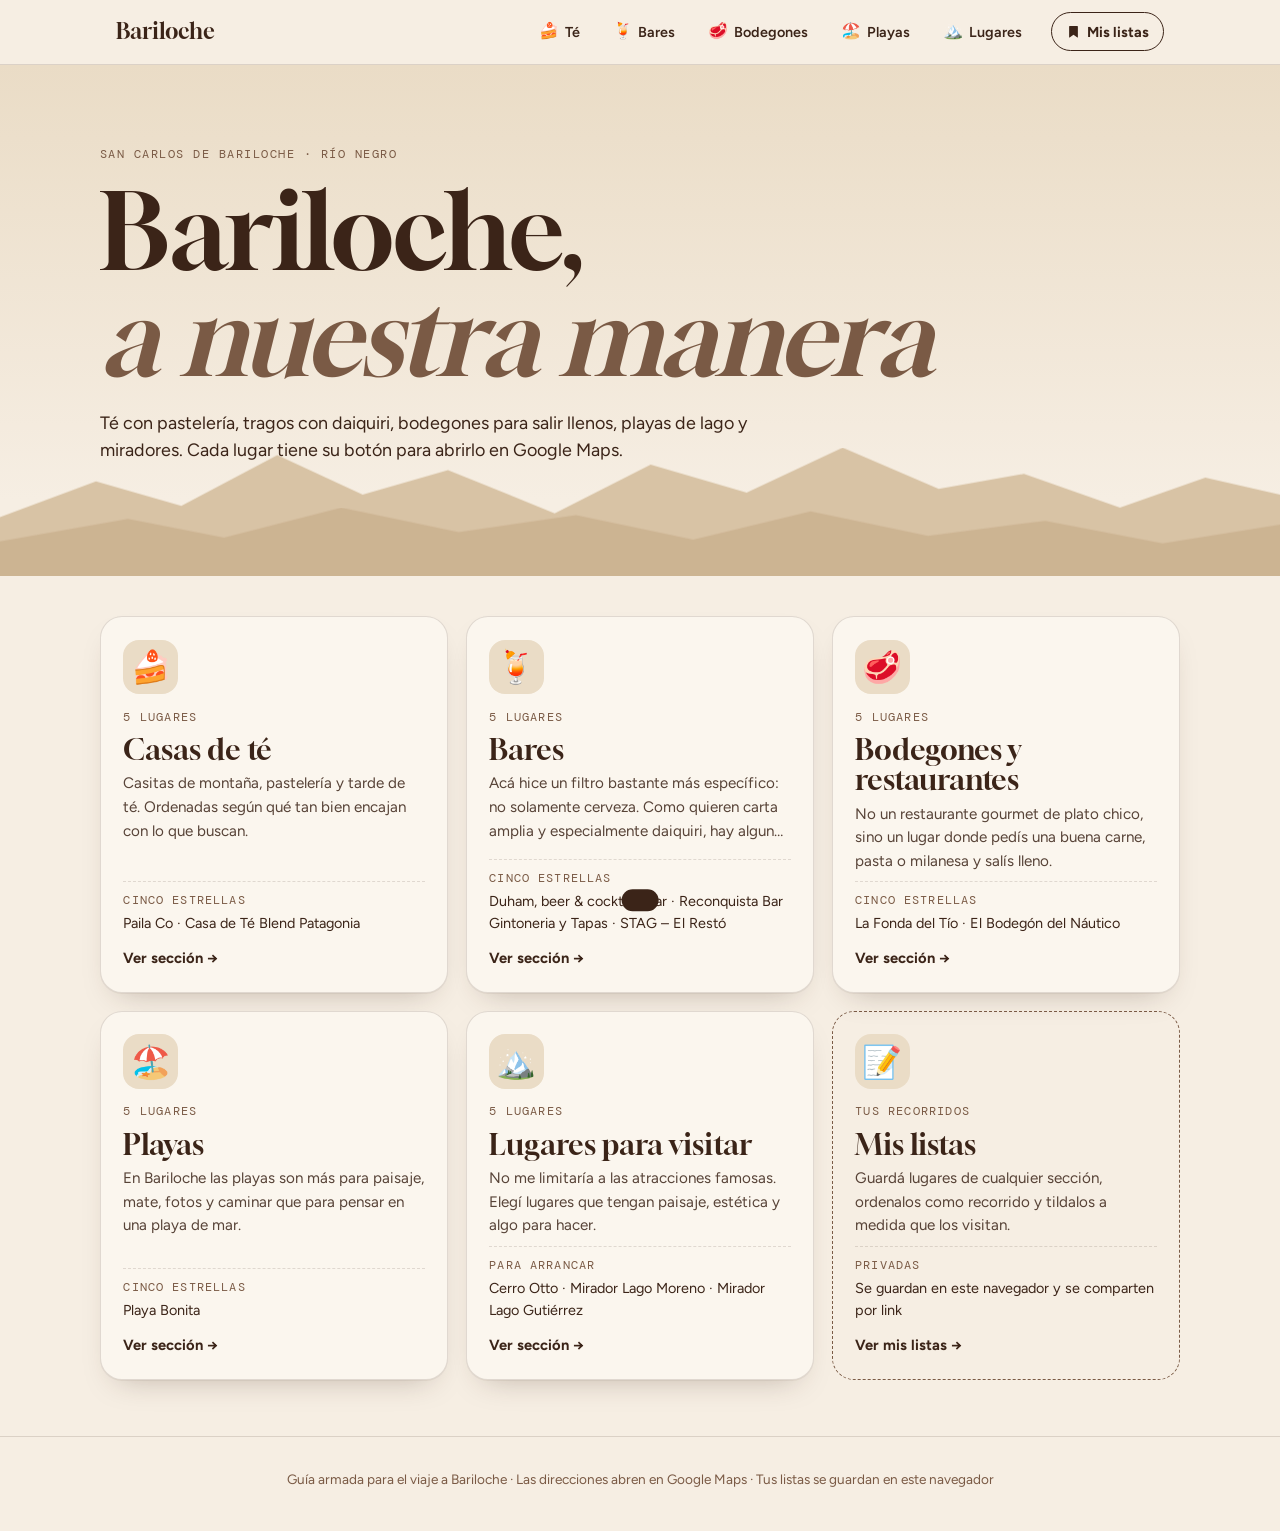
<file: index.html>
<!doctype html>
<html lang="es">
<head>
<meta charset="utf-8">
<meta name="viewport" content="width=device-width, initial-scale=1, viewport-fit=cover">
<title>Guía Bariloche</title>
<link rel="preconnect" href="https://fonts.googleapis.com"><link rel="preconnect" href="https://fonts.gstatic.com" crossorigin><link rel="stylesheet" href="https://fonts.googleapis.com/css2?family=Gloock&family=Figtree:wght@400;500;600;700&family=DM+Mono:wght@400;500&display=swap">
<link rel="stylesheet" href="css/styles.css">
</head>
<body>
<header class="topbar"><nav class="nav" aria-label="Secciones"><div class="nav-top"><a class="brand" href="index.html">Bariloche</a><a class="nav-lists" href="pages/mis-listas.html"><svg viewBox="0 0 24 24" aria-hidden="true"><path d="M6 3h12a1 1 0 0 1 1 1v17.2a.5.5 0 0 1-.8.4L12 17l-6.2 4.6a.5.5 0 0 1-.8-.4V4a1 1 0 0 1 1-1z"/></svg><span>Mis listas</span><span class="badge" data-lists-count hidden>0</span></a></div><div class="nav-links"><a class="nav-link" href="pages/casas-de-te.html"><span class="nav-emoji" aria-hidden="true">🍰</span>Té</a><a class="nav-link" href="pages/bares.html"><span class="nav-emoji" aria-hidden="true">🍹</span>Bares</a><a class="nav-link" href="pages/bodegones.html"><span class="nav-emoji" aria-hidden="true">🥩</span>Bodegones</a><a class="nav-link" href="pages/playas.html"><span class="nav-emoji" aria-hidden="true">🏖️</span>Playas</a><a class="nav-link" href="pages/lugares.html"><span class="nav-emoji" aria-hidden="true">🏔️</span>Lugares</a></div></nav></header>
<main class="page" id="top">
<section class="hero hero-index">
  <div class="hero-inner">
    <p class="eyebrow hero-item" style="--d:0">San Carlos de Bariloche · Río Negro</p>
    <h1 class="hero-title big hero-item" style="--d:1">Bariloche,<br><em>a nuestra manera</em></h1>
    <p class="hero-lead hero-item" style="--d:2">Té con pastelería, tragos con daiquiri, bodegones para salir llenos, playas de lago y miradores. Cada lugar tiene su botón para abrirlo en Google Maps.</p>
  </div>
  <svg class="ridge" viewBox="0 0 1200 160" preserveAspectRatio="none" aria-hidden="true">
<path class="ridge-back" d="M0 160 L0 96 L90 58 L170 84 L260 30 L340 72 L420 46 L520 92 L610 40 L700 70 L790 22 L880 66 L960 50 L1050 86 L1130 54 L1200 72 L1200 160 Z"/>
<path class="ridge-front" d="M0 160 L0 122 L120 98 L210 118 L320 86 L430 112 L540 94 L650 120 L760 90 L870 116 L980 100 L1090 124 L1200 104 L1200 160 Z"/>
</svg>
</section>
<section class="tiles" aria-label="Secciones de la guía">
<a class="tile reveal" href="pages/casas-de-te.html" style="--i:0">
  <span class="tile-emoji" aria-hidden="true">🍰</span>
  <span class="tile-count">5 lugares</span>
  <span class="tile-name">Casas de té</span>
  <span class="tile-lead">Casitas de montaña, pastelería y tarde de té. Ordenadas según qué tan bien encajan con lo que buscan.</span>
  <span class="tile-top"><span class="tile-top-label">Cinco estrellas</span>Paila Co · Casa de Té Blend Patagonia</span>
  <span class="tile-go">Ver sección →</span>
</a><a class="tile reveal" href="pages/bares.html" style="--i:1">
  <span class="tile-emoji" aria-hidden="true">🍹</span>
  <span class="tile-count">5 lugares</span>
  <span class="tile-name">Bares</span>
  <span class="tile-lead">Acá hice un filtro bastante más específico: no solamente cerveza. Como quieren carta amplia y especialmente daiquiri, hay algunos bares cerveceros famosos que directamente no pondría como primera opción.</span>
  <span class="tile-top"><span class="tile-top-label">Cinco estrellas</span>Duham, beer &amp; cocktails bar · Reconquista Bar Gintoneria y Tapas · STAG – El Restó</span>
  <span class="tile-go">Ver sección →</span>
</a><a class="tile reveal" href="pages/bodegones.html" style="--i:2">
  <span class="tile-emoji" aria-hidden="true">🥩</span>
  <span class="tile-count">5 lugares</span>
  <span class="tile-name">Bodegones y restaurantes</span>
  <span class="tile-lead">No un restaurante gourmet de plato chico, sino un lugar donde pedís una buena carne, pasta o milanesa y salís lleno.</span>
  <span class="tile-top"><span class="tile-top-label">Cinco estrellas</span>La Fonda del Tío · El Bodegón del Náutico</span>
  <span class="tile-go">Ver sección →</span>
</a><a class="tile reveal" href="pages/playas.html" style="--i:3">
  <span class="tile-emoji" aria-hidden="true">🏖️</span>
  <span class="tile-count">5 lugares</span>
  <span class="tile-name">Playas</span>
  <span class="tile-lead">En Bariloche las playas son más para paisaje, mate, fotos y caminar que para pensar en una playa de mar.</span>
  <span class="tile-top"><span class="tile-top-label">Cinco estrellas</span>Playa Bonita</span>
  <span class="tile-go">Ver sección →</span>
</a><a class="tile reveal" href="pages/lugares.html" style="--i:4">
  <span class="tile-emoji" aria-hidden="true">🏔️</span>
  <span class="tile-count">5 lugares</span>
  <span class="tile-name">Lugares para visitar</span>
  <span class="tile-lead">No me limitaría a las atracciones famosas. Elegí lugares que tengan paisaje, estética y algo para hacer.</span>
  <span class="tile-top"><span class="tile-top-label">Para arrancar</span>Cerro Otto · Mirador Lago Moreno · Mirador Lago Gutiérrez</span>
  <span class="tile-go">Ver sección →</span>
</a><a class="tile tile-lists reveal" href="pages/mis-listas.html" style="--i:5">
  <span class="tile-emoji" aria-hidden="true">📝</span>
  <span class="tile-count" data-lists-summary>Tus recorridos</span>
  <span class="tile-name">Mis listas</span>
  <span class="tile-lead">Guardá lugares de cualquier sección, ordenalos como recorrido y tildalos a medida que los visitan.</span>
  <span class="tile-top"><span class="tile-top-label">Privadas</span>Se guardan en este navegador y se comparten por link</span>
  <span class="tile-go">Ver mis listas →</span>
</a>
</section>
</main>
<footer class="foot"><p>Guía armada para el viaje a Bariloche · Las direcciones abren en Google Maps · Tus listas se guardan en este navegador</p></footer>
<div class="sheet" id="sheet" hidden>
  <div class="sheet-backdrop" data-close></div>
  <div class="sheet-panel" role="dialog" aria-modal="true" aria-labelledby="sheet-title">
    <div class="sheet-head">
      <div class="sheet-heading">
        <p class="sheet-eyebrow">Guardar en lista</p>
        <h2 class="sheet-title" id="sheet-title">Lugar</h2>
      </div>
      <button class="icon-btn" type="button" data-close aria-label="Cerrar">×</button>
    </div>
    <div class="sheet-lists" id="sheet-lists"></div>
    <form class="inline-form" id="sheet-form" autocomplete="off">
      <label class="sr-only" for="sheet-new">Nombre de la nueva lista</label>
      <input class="text-input" id="sheet-new" name="sheet-new" maxlength="40" placeholder="Nueva lista, por ejemplo Día 1">
      <button class="btn-solid" type="submit">Crear y agregar</button>
    </form>
    <a class="sheet-link" href="pages/mis-listas.html">Ver mis listas →</a>
  </div>
</div>
<div class="toast" id="toast" role="status" aria-live="polite"></div>
<script src="js/places.js"></script>
<script src="js/main.js"></script>
<script src="js/listas.js"></script>
</body>
</html>
</file>
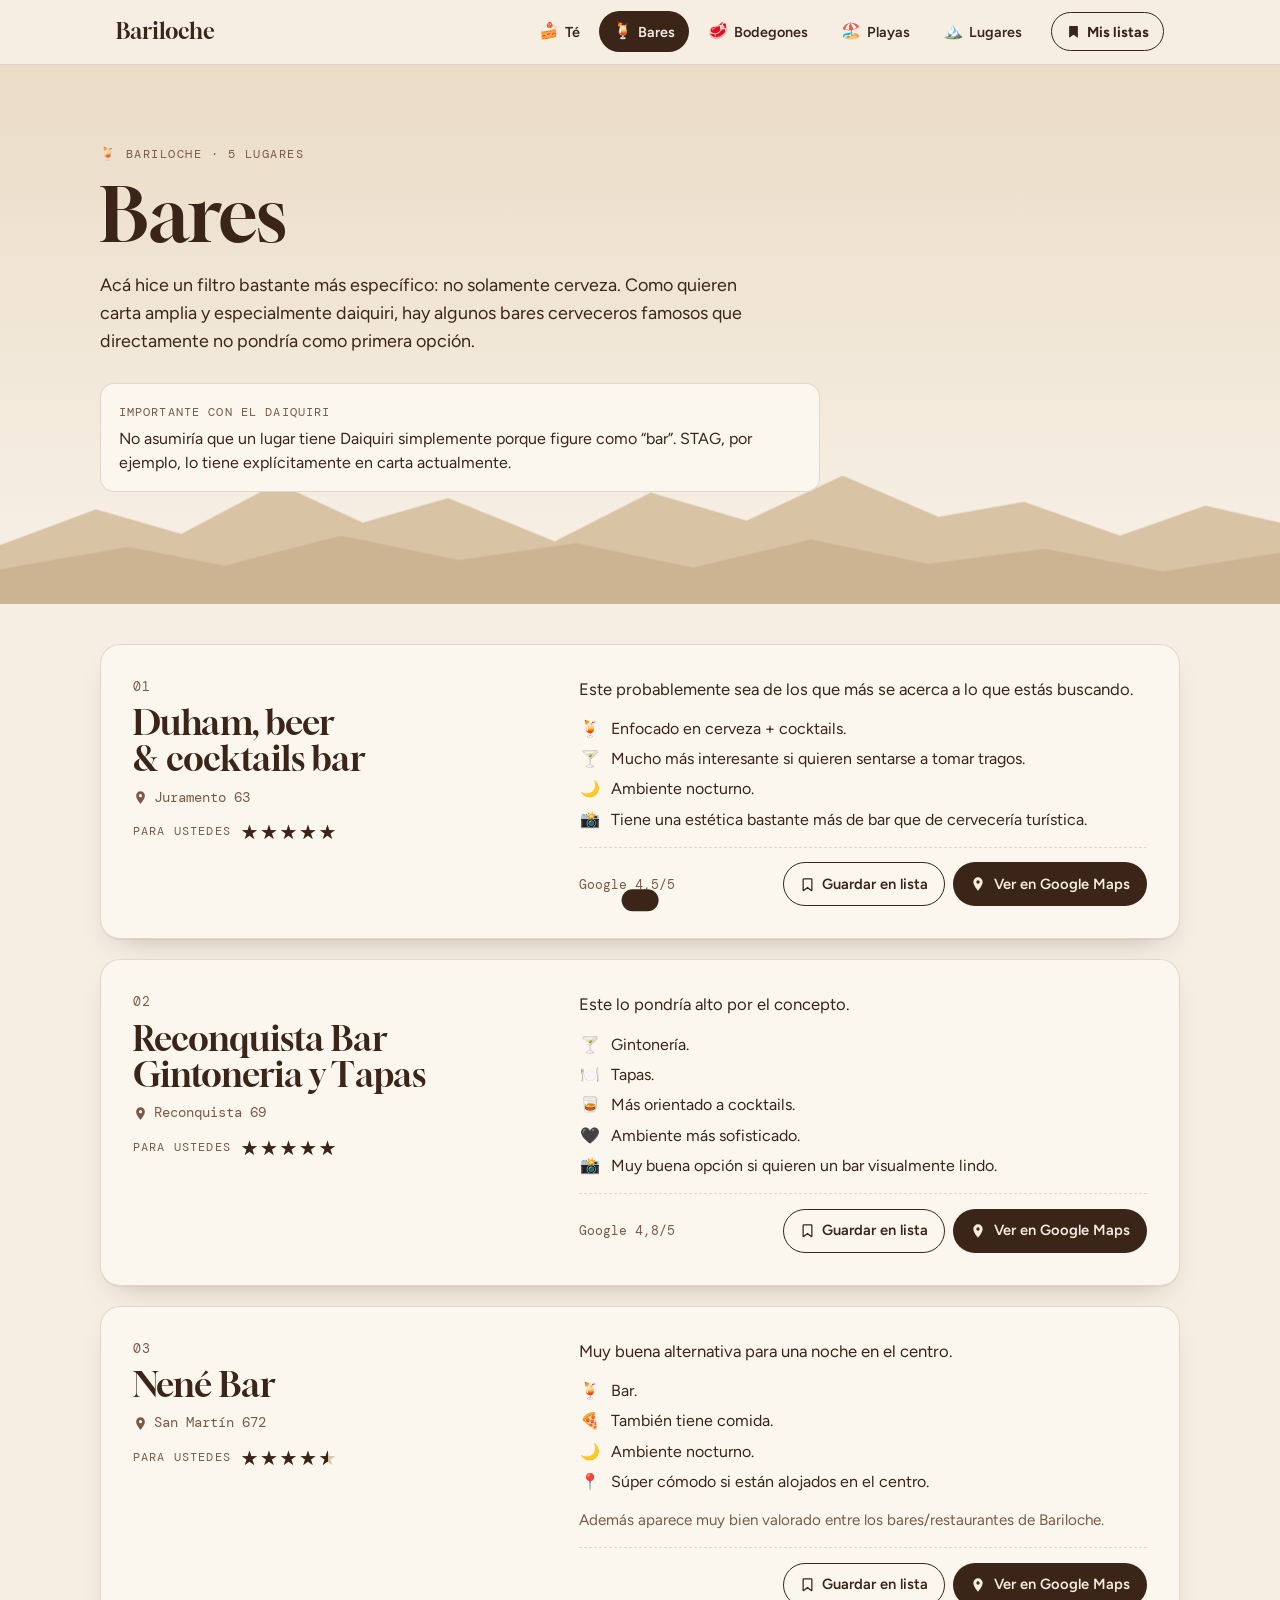
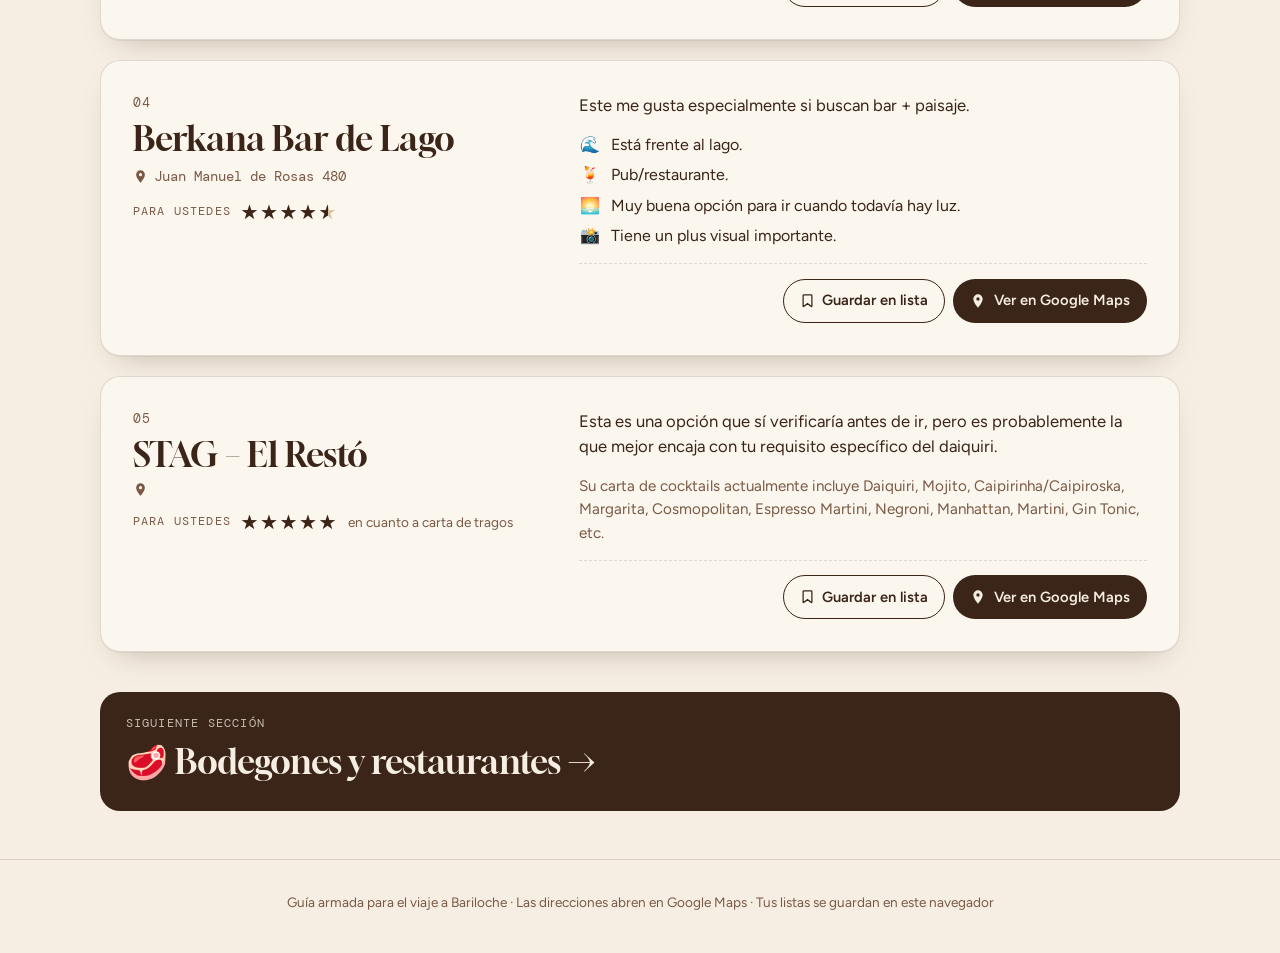
<file: pages/bares.html>
<!doctype html>
<html lang="es">
<head>
<meta charset="utf-8">
<meta name="viewport" content="width=device-width, initial-scale=1, viewport-fit=cover">
<title>Bares · Guía Bariloche</title>
<link rel="preconnect" href="https://fonts.googleapis.com"><link rel="preconnect" href="https://fonts.gstatic.com" crossorigin><link rel="stylesheet" href="https://fonts.googleapis.com/css2?family=Gloock&family=Figtree:wght@400;500;600;700&family=DM+Mono:wght@400;500&display=swap">
<link rel="stylesheet" href="../css/styles.css">
</head>
<body>
<header class="topbar"><nav class="nav" aria-label="Secciones"><div class="nav-top"><a class="brand" href="../index.html">Bariloche</a><a class="nav-lists" href="mis-listas.html"><svg viewBox="0 0 24 24" aria-hidden="true"><path d="M6 3h12a1 1 0 0 1 1 1v17.2a.5.5 0 0 1-.8.4L12 17l-6.2 4.6a.5.5 0 0 1-.8-.4V4a1 1 0 0 1 1-1z"/></svg><span>Mis listas</span><span class="badge" data-lists-count hidden>0</span></a></div><div class="nav-links"><a class="nav-link" href="casas-de-te.html"><span class="nav-emoji" aria-hidden="true">🍰</span>Té</a><a class="nav-link is-active" href="bares.html" aria-current="page"><span class="nav-emoji" aria-hidden="true">🍹</span>Bares</a><a class="nav-link" href="bodegones.html"><span class="nav-emoji" aria-hidden="true">🥩</span>Bodegones</a><a class="nav-link" href="playas.html"><span class="nav-emoji" aria-hidden="true">🏖️</span>Playas</a><a class="nav-link" href="lugares.html"><span class="nav-emoji" aria-hidden="true">🏔️</span>Lugares</a></div></nav></header>
<main class="page" id="top">
<section class="hero hero-section">
  <div class="hero-inner">
    <p class="eyebrow hero-item" style="--d:0"><span aria-hidden="true">🍹</span> Bariloche · 5 lugares</p>
    <h1 class="hero-title hero-item" style="--d:1">Bares</h1>
    <p class="hero-lead hero-item" style="--d:2">Acá hice un filtro bastante más específico: no solamente cerveza. Como quieren carta amplia y especialmente daiquiri, hay algunos bares cerveceros famosos que directamente no pondría como primera opción.</p>
    <aside class="picks hero-item" style="--d:3"><div class="pick"><span class="pick-label">Importante con el daiquiri</span><p>No asumiría que un lugar tiene Daiquiri simplemente porque figure como “bar”. STAG, por ejemplo, lo tiene explícitamente en carta actualmente.</p></div></aside>
  </div>
  <svg class="ridge" viewBox="0 0 1200 160" preserveAspectRatio="none" aria-hidden="true">
<path class="ridge-back" d="M0 160 L0 96 L90 58 L170 84 L260 30 L340 72 L420 46 L520 92 L610 40 L700 70 L790 22 L880 66 L960 50 L1050 86 L1130 54 L1200 72 L1200 160 Z"/>
<path class="ridge-front" d="M0 160 L0 122 L120 98 L210 118 L320 86 L430 112 L540 94 L650 120 L760 90 L870 116 L980 100 L1090 124 L1200 104 L1200 160 Z"/>
</svg>
</section>
<section class="list" aria-label="Bares">
<article class="card reveal" style="--i:0" data-place="bares-1">
  <div class="card-head">
    <span class="card-num">01</span>
    <h2 class="card-title">Duham, beer &amp; cocktails bar</h2>
    <p class="card-addr"><svg viewBox="0 0 24 24" aria-hidden="true"><path d="M12 2a7 7 0 0 0-7 7c0 5.2 7 13 7 13s7-7.8 7-13a7 7 0 0 0-7-7zm0 9.5A2.5 2.5 0 1 1 12 6.5a2.5 2.5 0 0 1 0 5z"/></svg>Juramento 63</p>
    <div class="rating"><span class="rating-label">Para ustedes</span><span class="stars" role="img" aria-label="5 de 5 estrellas" style="--w:100%"><span class="stars-bg" aria-hidden="true">★★★★★</span><span class="stars-fill" aria-hidden="true">★★★★★</span></span></div>
  </div>
  <div class="card-body">
    <div class="note"><p>Este probablemente sea de los que más se acerca a lo que estás buscando.</p></div>
    <ul class="bullets"><li><span class="b-emo" aria-hidden="true">🍹</span><span>Enfocado en cerveza + cocktails.</span></li><li><span class="b-emo" aria-hidden="true">🍸</span><span>Mucho más interesante si quieren sentarse a tomar tragos.</span></li><li><span class="b-emo" aria-hidden="true">🌙</span><span>Ambiente nocturno.</span></li><li><span class="b-emo" aria-hidden="true">📸</span><span>Tiene una estética bastante más de bar que de cervecería turística.</span></li></ul>
    
    <div class="card-foot">
      <span class="google">Google 4,5/5</span>
      <div class="card-actions">
        <button class="save-btn" type="button" data-save="bares-1" aria-haspopup="dialog">
          <svg viewBox="0 0 24 24" aria-hidden="true"><path d="M6 3h12a1 1 0 0 1 1 1v17.2a.5.5 0 0 1-.8.4L12 17l-6.2 4.6a.5.5 0 0 1-.8-.4V4a1 1 0 0 1 1-1z"/></svg><span class="save-txt">Guardar en lista</span>
        </button>
        <a class="maps-btn" href="https://www.google.com/maps/search/?api=1&amp;query=Duham%2C+beer+%26+cocktails+bar%2C+Juramento+63%2C+San+Carlos+de+Bariloche%2C+R%C3%ADo+Negro" target="_blank" rel="noopener">
          <svg viewBox="0 0 24 24" aria-hidden="true"><path d="M12 2a7 7 0 0 0-7 7c0 5.2 7 13 7 13s7-7.8 7-13a7 7 0 0 0-7-7zm0 9.5A2.5 2.5 0 1 1 12 6.5a2.5 2.5 0 0 1 0 5z"/></svg>
          Ver en Google Maps
        </a>
      </div>
    </div>
  </div>
</article><article class="card reveal" style="--i:1" data-place="bares-2">
  <div class="card-head">
    <span class="card-num">02</span>
    <h2 class="card-title">Reconquista Bar Gintoneria y Tapas</h2>
    <p class="card-addr"><svg viewBox="0 0 24 24" aria-hidden="true"><path d="M12 2a7 7 0 0 0-7 7c0 5.2 7 13 7 13s7-7.8 7-13a7 7 0 0 0-7-7zm0 9.5A2.5 2.5 0 1 1 12 6.5a2.5 2.5 0 0 1 0 5z"/></svg>Reconquista 69</p>
    <div class="rating"><span class="rating-label">Para ustedes</span><span class="stars" role="img" aria-label="5 de 5 estrellas" style="--w:100%"><span class="stars-bg" aria-hidden="true">★★★★★</span><span class="stars-fill" aria-hidden="true">★★★★★</span></span></div>
  </div>
  <div class="card-body">
    <div class="note"><p>Este lo pondría alto por el concepto.</p></div>
    <ul class="bullets"><li><span class="b-emo" aria-hidden="true">🍸</span><span>Gintonería.</span></li><li><span class="b-emo" aria-hidden="true">🍽️</span><span>Tapas.</span></li><li><span class="b-emo" aria-hidden="true">🥃</span><span>Más orientado a cocktails.</span></li><li><span class="b-emo" aria-hidden="true">🖤</span><span>Ambiente más sofisticado.</span></li><li><span class="b-emo" aria-hidden="true">📸</span><span>Muy buena opción si quieren un bar visualmente lindo.</span></li></ul>
    
    <div class="card-foot">
      <span class="google">Google 4,8/5</span>
      <div class="card-actions">
        <button class="save-btn" type="button" data-save="bares-2" aria-haspopup="dialog">
          <svg viewBox="0 0 24 24" aria-hidden="true"><path d="M6 3h12a1 1 0 0 1 1 1v17.2a.5.5 0 0 1-.8.4L12 17l-6.2 4.6a.5.5 0 0 1-.8-.4V4a1 1 0 0 1 1-1z"/></svg><span class="save-txt">Guardar en lista</span>
        </button>
        <a class="maps-btn" href="https://www.google.com/maps/search/?api=1&amp;query=Reconquista+Bar+Gintoneria+y+Tapas%2C+Reconquista+69%2C+San+Carlos+de+Bariloche%2C+R%C3%ADo+Negro" target="_blank" rel="noopener">
          <svg viewBox="0 0 24 24" aria-hidden="true"><path d="M12 2a7 7 0 0 0-7 7c0 5.2 7 13 7 13s7-7.8 7-13a7 7 0 0 0-7-7zm0 9.5A2.5 2.5 0 1 1 12 6.5a2.5 2.5 0 0 1 0 5z"/></svg>
          Ver en Google Maps
        </a>
      </div>
    </div>
  </div>
</article><article class="card reveal" style="--i:2" data-place="bares-3">
  <div class="card-head">
    <span class="card-num">03</span>
    <h2 class="card-title">Nené Bar</h2>
    <p class="card-addr"><svg viewBox="0 0 24 24" aria-hidden="true"><path d="M12 2a7 7 0 0 0-7 7c0 5.2 7 13 7 13s7-7.8 7-13a7 7 0 0 0-7-7zm0 9.5A2.5 2.5 0 1 1 12 6.5a2.5 2.5 0 0 1 0 5z"/></svg>San Martín 672</p>
    <div class="rating"><span class="rating-label">Para ustedes</span><span class="stars" role="img" aria-label="4 y media de 5 estrellas" style="--w:90%"><span class="stars-bg" aria-hidden="true">★★★★★</span><span class="stars-fill" aria-hidden="true">★★★★★</span></span></div>
  </div>
  <div class="card-body">
    <div class="note"><p>Muy buena alternativa para una noche en el centro.</p></div>
    <ul class="bullets"><li><span class="b-emo" aria-hidden="true">🍹</span><span>Bar.</span></li><li><span class="b-emo" aria-hidden="true">🍕</span><span>También tiene comida.</span></li><li><span class="b-emo" aria-hidden="true">🌙</span><span>Ambiente nocturno.</span></li><li><span class="b-emo" aria-hidden="true">📍</span><span>Súper cómodo si están alojados en el centro.</span></li></ul>
    <p class="after">Además aparece muy bien valorado entre los bares/restaurantes de Bariloche.</p>
    <div class="card-foot">
      
      <div class="card-actions">
        <button class="save-btn" type="button" data-save="bares-3" aria-haspopup="dialog">
          <svg viewBox="0 0 24 24" aria-hidden="true"><path d="M6 3h12a1 1 0 0 1 1 1v17.2a.5.5 0 0 1-.8.4L12 17l-6.2 4.6a.5.5 0 0 1-.8-.4V4a1 1 0 0 1 1-1z"/></svg><span class="save-txt">Guardar en lista</span>
        </button>
        <a class="maps-btn" href="https://www.google.com/maps/search/?api=1&amp;query=Nen%C3%A9+Bar%2C+San+Mart%C3%ADn+672%2C+San+Carlos+de+Bariloche%2C+R%C3%ADo+Negro" target="_blank" rel="noopener">
          <svg viewBox="0 0 24 24" aria-hidden="true"><path d="M12 2a7 7 0 0 0-7 7c0 5.2 7 13 7 13s7-7.8 7-13a7 7 0 0 0-7-7zm0 9.5A2.5 2.5 0 1 1 12 6.5a2.5 2.5 0 0 1 0 5z"/></svg>
          Ver en Google Maps
        </a>
      </div>
    </div>
  </div>
</article><article class="card reveal" style="--i:3" data-place="bares-4">
  <div class="card-head">
    <span class="card-num">04</span>
    <h2 class="card-title">Berkana Bar de Lago</h2>
    <p class="card-addr"><svg viewBox="0 0 24 24" aria-hidden="true"><path d="M12 2a7 7 0 0 0-7 7c0 5.2 7 13 7 13s7-7.8 7-13a7 7 0 0 0-7-7zm0 9.5A2.5 2.5 0 1 1 12 6.5a2.5 2.5 0 0 1 0 5z"/></svg>Juan Manuel de Rosas 480</p>
    <div class="rating"><span class="rating-label">Para ustedes</span><span class="stars" role="img" aria-label="4 y media de 5 estrellas" style="--w:90%"><span class="stars-bg" aria-hidden="true">★★★★★</span><span class="stars-fill" aria-hidden="true">★★★★★</span></span></div>
  </div>
  <div class="card-body">
    <div class="note"><p>Este me gusta especialmente si buscan bar + paisaje.</p></div>
    <ul class="bullets"><li><span class="b-emo" aria-hidden="true">🌊</span><span>Está frente al lago.</span></li><li><span class="b-emo" aria-hidden="true">🍹</span><span>Pub/restaurante.</span></li><li><span class="b-emo" aria-hidden="true">🌅</span><span>Muy buena opción para ir cuando todavía hay luz.</span></li><li><span class="b-emo" aria-hidden="true">📸</span><span>Tiene un plus visual importante.</span></li></ul>
    
    <div class="card-foot">
      
      <div class="card-actions">
        <button class="save-btn" type="button" data-save="bares-4" aria-haspopup="dialog">
          <svg viewBox="0 0 24 24" aria-hidden="true"><path d="M6 3h12a1 1 0 0 1 1 1v17.2a.5.5 0 0 1-.8.4L12 17l-6.2 4.6a.5.5 0 0 1-.8-.4V4a1 1 0 0 1 1-1z"/></svg><span class="save-txt">Guardar en lista</span>
        </button>
        <a class="maps-btn" href="https://www.google.com/maps/search/?api=1&amp;query=Berkana+Bar+de+Lago%2C+Juan+Manuel+de+Rosas+480%2C+San+Carlos+de+Bariloche%2C+R%C3%ADo+Negro" target="_blank" rel="noopener">
          <svg viewBox="0 0 24 24" aria-hidden="true"><path d="M12 2a7 7 0 0 0-7 7c0 5.2 7 13 7 13s7-7.8 7-13a7 7 0 0 0-7-7zm0 9.5A2.5 2.5 0 1 1 12 6.5a2.5 2.5 0 0 1 0 5z"/></svg>
          Ver en Google Maps
        </a>
      </div>
    </div>
  </div>
</article><article class="card reveal" style="--i:4" data-place="bares-5">
  <div class="card-head">
    <span class="card-num">05</span>
    <h2 class="card-title">STAG – El Restó</h2>
    <p class="card-addr"><svg viewBox="0 0 24 24" aria-hidden="true"><path d="M12 2a7 7 0 0 0-7 7c0 5.2 7 13 7 13s7-7.8 7-13a7 7 0 0 0-7-7zm0 9.5A2.5 2.5 0 1 1 12 6.5a2.5 2.5 0 0 1 0 5z"/></svg></p>
    <div class="rating"><span class="rating-label">Para ustedes</span><span class="stars" role="img" aria-label="5 de 5 estrellas" style="--w:100%"><span class="stars-bg" aria-hidden="true">★★★★★</span><span class="stars-fill" aria-hidden="true">★★★★★</span></span><span class="stars-note">en cuanto a carta de tragos</span></div>
  </div>
  <div class="card-body">
    <div class="note"><p>Esta es una opción que sí verificaría antes de ir, pero es probablemente la que mejor encaja con tu requisito específico del daiquiri.</p></div>
    
    <p class="after">Su carta de cocktails actualmente incluye Daiquiri, Mojito, Caipirinha/Caipiroska, Margarita, Cosmopolitan, Espresso Martini, Negroni, Manhattan, Martini, Gin Tonic, etc.</p>
    <div class="card-foot">
      
      <div class="card-actions">
        <button class="save-btn" type="button" data-save="bares-5" aria-haspopup="dialog">
          <svg viewBox="0 0 24 24" aria-hidden="true"><path d="M6 3h12a1 1 0 0 1 1 1v17.2a.5.5 0 0 1-.8.4L12 17l-6.2 4.6a.5.5 0 0 1-.8-.4V4a1 1 0 0 1 1-1z"/></svg><span class="save-txt">Guardar en lista</span>
        </button>
        <a class="maps-btn" href="https://www.google.com/maps/search/?api=1&amp;query=STAG+El+Rest%C3%B3%2C+San+Carlos+de+Bariloche%2C+R%C3%ADo+Negro" target="_blank" rel="noopener">
          <svg viewBox="0 0 24 24" aria-hidden="true"><path d="M12 2a7 7 0 0 0-7 7c0 5.2 7 13 7 13s7-7.8 7-13a7 7 0 0 0-7-7zm0 9.5A2.5 2.5 0 1 1 12 6.5a2.5 2.5 0 0 1 0 5z"/></svg>
          Ver en Google Maps
        </a>
      </div>
    </div>
  </div>
</article>
</section>
<a class="next reveal" href="bodegones.html"><span class="next-label">Siguiente sección</span><span class="next-name"><span aria-hidden="true">🥩</span> Bodegones y restaurantes →</span></a>
</main>
<footer class="foot"><p>Guía armada para el viaje a Bariloche · Las direcciones abren en Google Maps · Tus listas se guardan en este navegador</p></footer>
<div class="sheet" id="sheet" hidden>
  <div class="sheet-backdrop" data-close></div>
  <div class="sheet-panel" role="dialog" aria-modal="true" aria-labelledby="sheet-title">
    <div class="sheet-head">
      <div class="sheet-heading">
        <p class="sheet-eyebrow">Guardar en lista</p>
        <h2 class="sheet-title" id="sheet-title">Lugar</h2>
      </div>
      <button class="icon-btn" type="button" data-close aria-label="Cerrar">×</button>
    </div>
    <div class="sheet-lists" id="sheet-lists"></div>
    <form class="inline-form" id="sheet-form" autocomplete="off">
      <label class="sr-only" for="sheet-new">Nombre de la nueva lista</label>
      <input class="text-input" id="sheet-new" name="sheet-new" maxlength="40" placeholder="Nueva lista, por ejemplo Día 1">
      <button class="btn-solid" type="submit">Crear y agregar</button>
    </form>
    <a class="sheet-link" href="mis-listas.html">Ver mis listas →</a>
  </div>
</div>
<div class="toast" id="toast" role="status" aria-live="polite"></div>
<script src="../js/places.js"></script>
<script src="../js/main.js"></script>
<script src="../js/listas.js"></script>
</body>
</html>
</file>
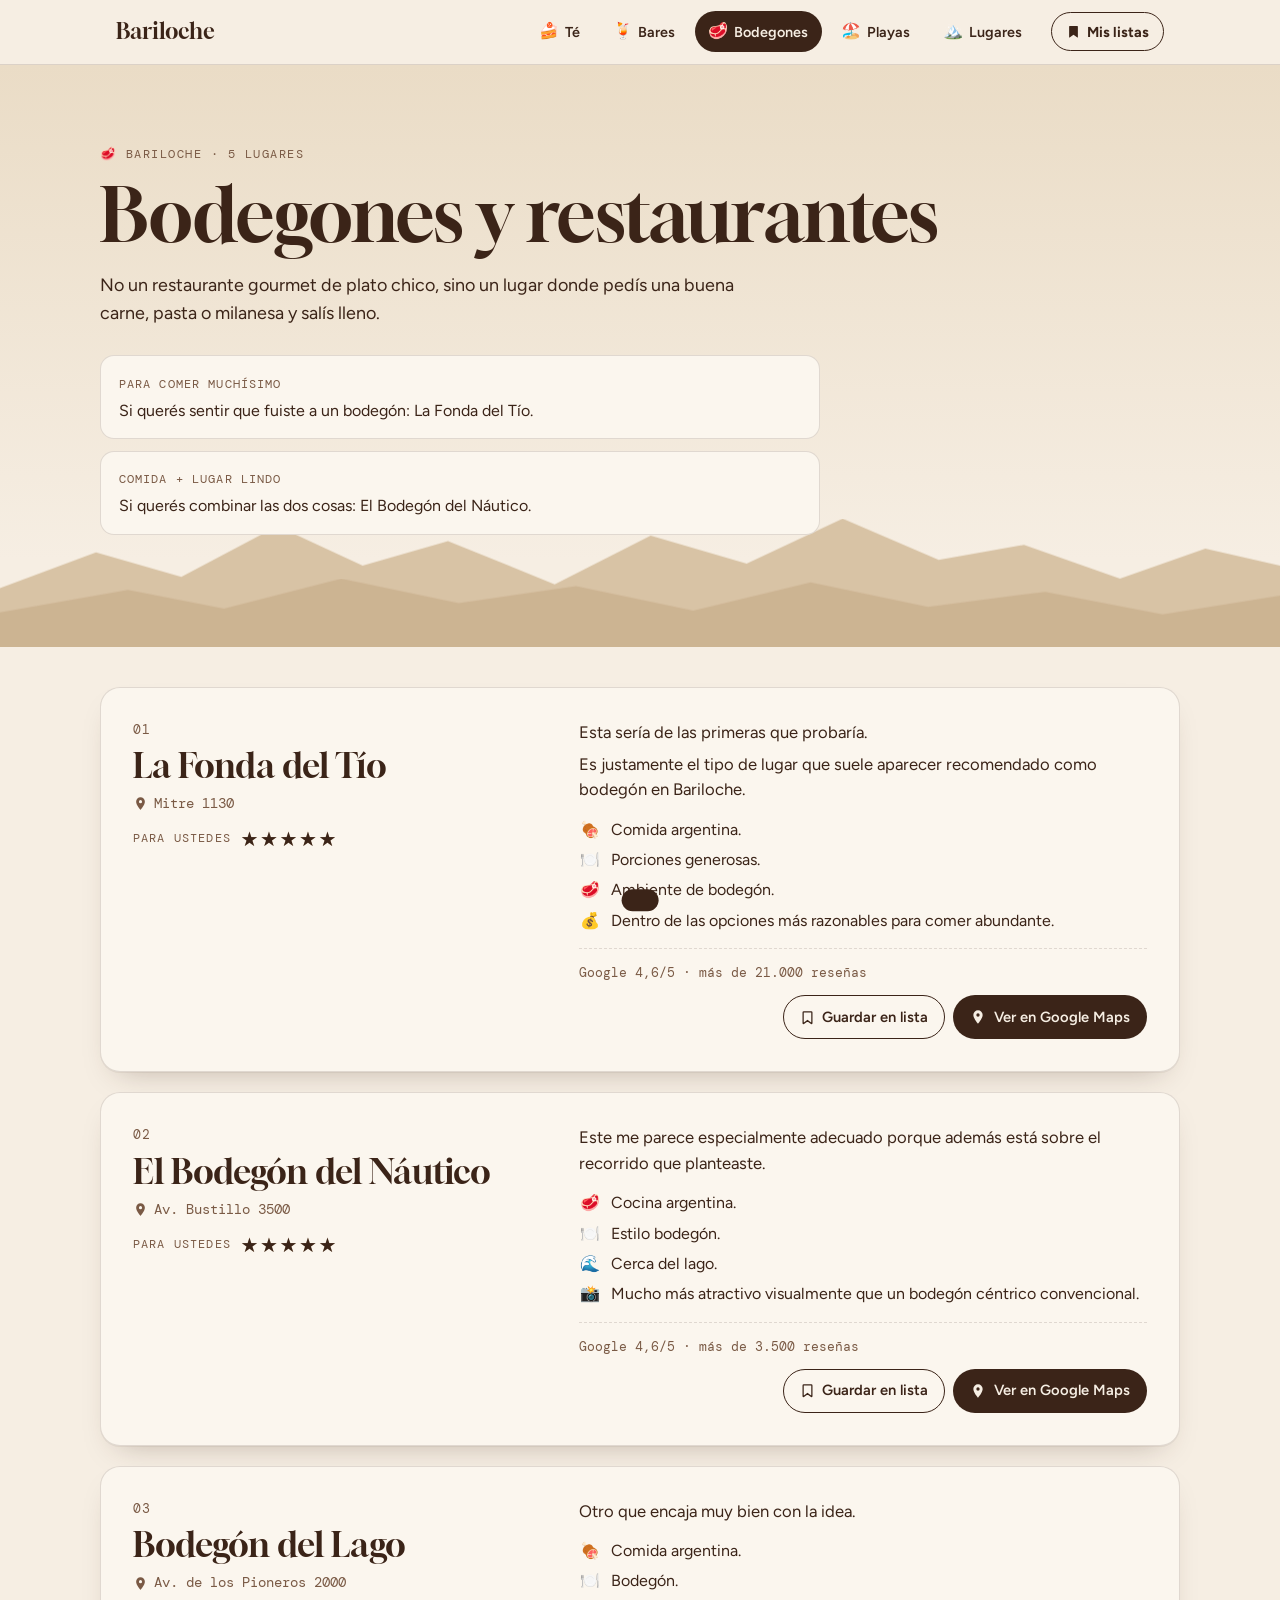
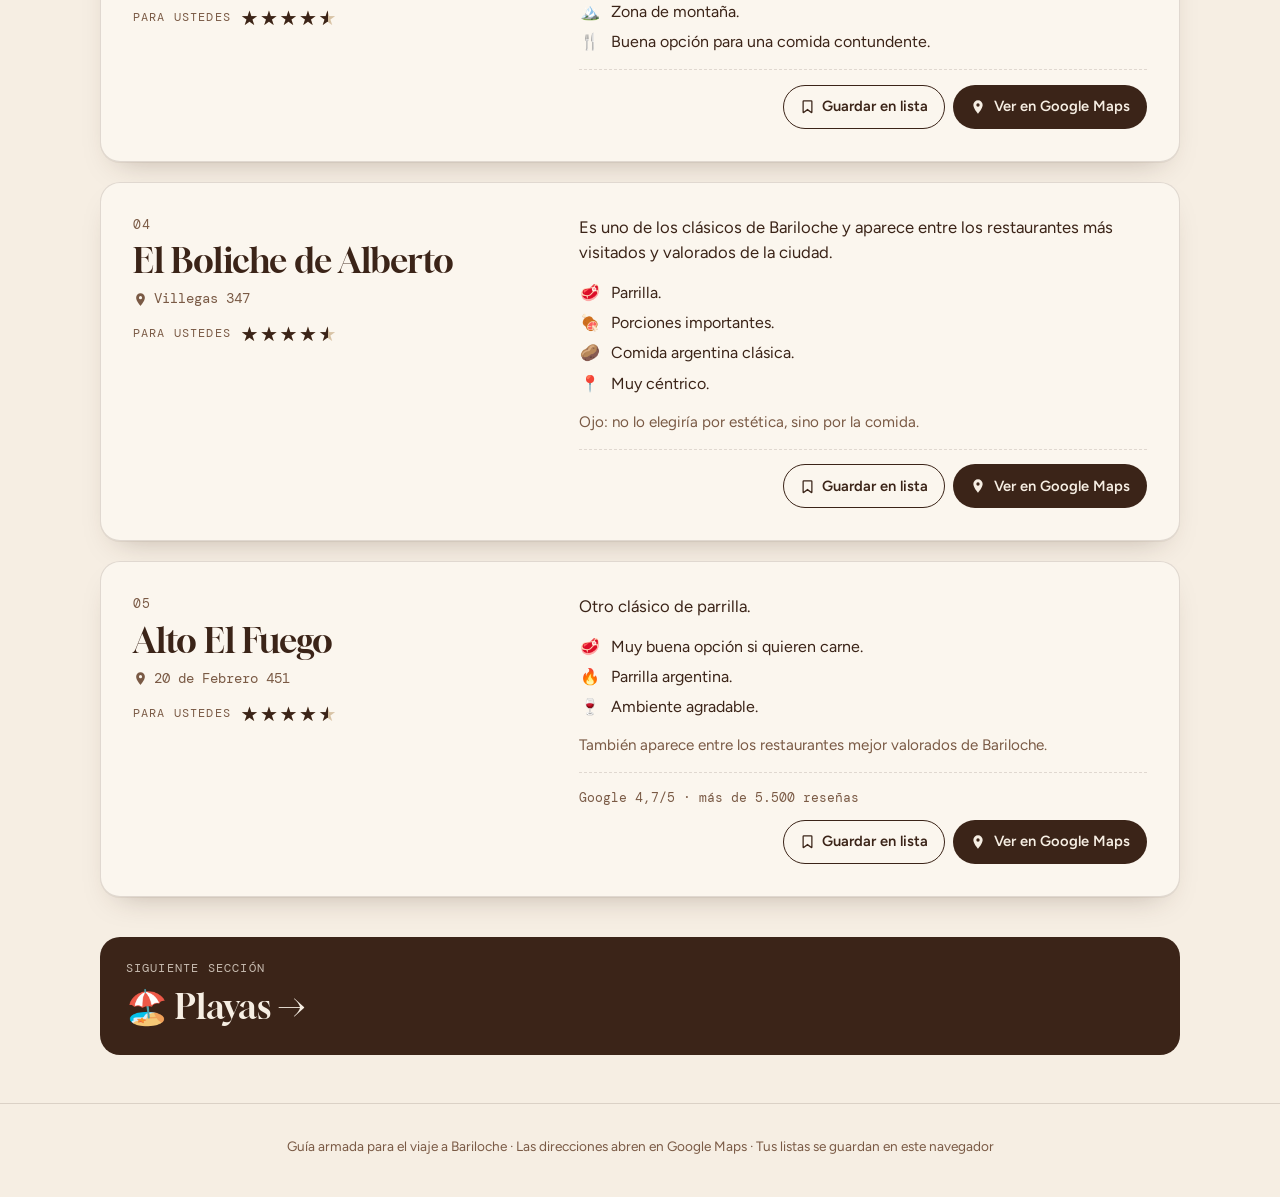
<file: pages/bodegones.html>
<!doctype html>
<html lang="es">
<head>
<meta charset="utf-8">
<meta name="viewport" content="width=device-width, initial-scale=1, viewport-fit=cover">
<title>Bodegones y restaurantes · Guía Bariloche</title>
<link rel="preconnect" href="https://fonts.googleapis.com"><link rel="preconnect" href="https://fonts.gstatic.com" crossorigin><link rel="stylesheet" href="https://fonts.googleapis.com/css2?family=Gloock&family=Figtree:wght@400;500;600;700&family=DM+Mono:wght@400;500&display=swap">
<link rel="stylesheet" href="../css/styles.css">
</head>
<body>
<header class="topbar"><nav class="nav" aria-label="Secciones"><div class="nav-top"><a class="brand" href="../index.html">Bariloche</a><a class="nav-lists" href="mis-listas.html"><svg viewBox="0 0 24 24" aria-hidden="true"><path d="M6 3h12a1 1 0 0 1 1 1v17.2a.5.5 0 0 1-.8.4L12 17l-6.2 4.6a.5.5 0 0 1-.8-.4V4a1 1 0 0 1 1-1z"/></svg><span>Mis listas</span><span class="badge" data-lists-count hidden>0</span></a></div><div class="nav-links"><a class="nav-link" href="casas-de-te.html"><span class="nav-emoji" aria-hidden="true">🍰</span>Té</a><a class="nav-link" href="bares.html"><span class="nav-emoji" aria-hidden="true">🍹</span>Bares</a><a class="nav-link is-active" href="bodegones.html" aria-current="page"><span class="nav-emoji" aria-hidden="true">🥩</span>Bodegones</a><a class="nav-link" href="playas.html"><span class="nav-emoji" aria-hidden="true">🏖️</span>Playas</a><a class="nav-link" href="lugares.html"><span class="nav-emoji" aria-hidden="true">🏔️</span>Lugares</a></div></nav></header>
<main class="page" id="top">
<section class="hero hero-section">
  <div class="hero-inner">
    <p class="eyebrow hero-item" style="--d:0"><span aria-hidden="true">🥩</span> Bariloche · 5 lugares</p>
    <h1 class="hero-title hero-item" style="--d:1">Bodegones y restaurantes</h1>
    <p class="hero-lead hero-item" style="--d:2">No un restaurante gourmet de plato chico, sino un lugar donde pedís una buena carne, pasta o milanesa y salís lleno.</p>
    <aside class="picks hero-item" style="--d:3"><div class="pick"><span class="pick-label">Para comer muchísimo</span><p>Si querés sentir que fuiste a un bodegón: La Fonda del Tío.</p></div><div class="pick"><span class="pick-label">Comida + lugar lindo</span><p>Si querés combinar las dos cosas: El Bodegón del Náutico.</p></div></aside>
  </div>
  <svg class="ridge" viewBox="0 0 1200 160" preserveAspectRatio="none" aria-hidden="true">
<path class="ridge-back" d="M0 160 L0 96 L90 58 L170 84 L260 30 L340 72 L420 46 L520 92 L610 40 L700 70 L790 22 L880 66 L960 50 L1050 86 L1130 54 L1200 72 L1200 160 Z"/>
<path class="ridge-front" d="M0 160 L0 122 L120 98 L210 118 L320 86 L430 112 L540 94 L650 120 L760 90 L870 116 L980 100 L1090 124 L1200 104 L1200 160 Z"/>
</svg>
</section>
<section class="list" aria-label="Bodegones y restaurantes">
<article class="card reveal" style="--i:0" data-place="bodegones-1">
  <div class="card-head">
    <span class="card-num">01</span>
    <h2 class="card-title">La Fonda del Tío</h2>
    <p class="card-addr"><svg viewBox="0 0 24 24" aria-hidden="true"><path d="M12 2a7 7 0 0 0-7 7c0 5.2 7 13 7 13s7-7.8 7-13a7 7 0 0 0-7-7zm0 9.5A2.5 2.5 0 1 1 12 6.5a2.5 2.5 0 0 1 0 5z"/></svg>Mitre 1130</p>
    <div class="rating"><span class="rating-label">Para ustedes</span><span class="stars" role="img" aria-label="5 de 5 estrellas" style="--w:100%"><span class="stars-bg" aria-hidden="true">★★★★★</span><span class="stars-fill" aria-hidden="true">★★★★★</span></span></div>
  </div>
  <div class="card-body">
    <div class="note"><p>Esta sería de las primeras que probaría.</p><p>Es justamente el tipo de lugar que suele aparecer recomendado como bodegón en Bariloche.</p></div>
    <ul class="bullets"><li><span class="b-emo" aria-hidden="true">🍖</span><span>Comida argentina.</span></li><li><span class="b-emo" aria-hidden="true">🍽️</span><span>Porciones generosas.</span></li><li><span class="b-emo" aria-hidden="true">🥩</span><span>Ambiente de bodegón.</span></li><li><span class="b-emo" aria-hidden="true">💰</span><span>Dentro de las opciones más razonables para comer abundante.</span></li></ul>
    
    <div class="card-foot">
      <span class="google">Google 4,6/5 · más de 21.000 reseñas</span>
      <div class="card-actions">
        <button class="save-btn" type="button" data-save="bodegones-1" aria-haspopup="dialog">
          <svg viewBox="0 0 24 24" aria-hidden="true"><path d="M6 3h12a1 1 0 0 1 1 1v17.2a.5.5 0 0 1-.8.4L12 17l-6.2 4.6a.5.5 0 0 1-.8-.4V4a1 1 0 0 1 1-1z"/></svg><span class="save-txt">Guardar en lista</span>
        </button>
        <a class="maps-btn" href="https://www.google.com/maps/search/?api=1&amp;query=La+Fonda+del+T%C3%ADo%2C+Mitre+1130%2C+San+Carlos+de+Bariloche%2C+R%C3%ADo+Negro" target="_blank" rel="noopener">
          <svg viewBox="0 0 24 24" aria-hidden="true"><path d="M12 2a7 7 0 0 0-7 7c0 5.2 7 13 7 13s7-7.8 7-13a7 7 0 0 0-7-7zm0 9.5A2.5 2.5 0 1 1 12 6.5a2.5 2.5 0 0 1 0 5z"/></svg>
          Ver en Google Maps
        </a>
      </div>
    </div>
  </div>
</article><article class="card reveal" style="--i:1" data-place="bodegones-2">
  <div class="card-head">
    <span class="card-num">02</span>
    <h2 class="card-title">El Bodegón del Náutico</h2>
    <p class="card-addr"><svg viewBox="0 0 24 24" aria-hidden="true"><path d="M12 2a7 7 0 0 0-7 7c0 5.2 7 13 7 13s7-7.8 7-13a7 7 0 0 0-7-7zm0 9.5A2.5 2.5 0 1 1 12 6.5a2.5 2.5 0 0 1 0 5z"/></svg>Av. Bustillo 3500</p>
    <div class="rating"><span class="rating-label">Para ustedes</span><span class="stars" role="img" aria-label="5 de 5 estrellas" style="--w:100%"><span class="stars-bg" aria-hidden="true">★★★★★</span><span class="stars-fill" aria-hidden="true">★★★★★</span></span></div>
  </div>
  <div class="card-body">
    <div class="note"><p>Este me parece especialmente adecuado porque además está sobre el recorrido que planteaste.</p></div>
    <ul class="bullets"><li><span class="b-emo" aria-hidden="true">🥩</span><span>Cocina argentina.</span></li><li><span class="b-emo" aria-hidden="true">🍽️</span><span>Estilo bodegón.</span></li><li><span class="b-emo" aria-hidden="true">🌊</span><span>Cerca del lago.</span></li><li><span class="b-emo" aria-hidden="true">📸</span><span>Mucho más atractivo visualmente que un bodegón céntrico convencional.</span></li></ul>
    
    <div class="card-foot">
      <span class="google">Google 4,6/5 · más de 3.500 reseñas</span>
      <div class="card-actions">
        <button class="save-btn" type="button" data-save="bodegones-2" aria-haspopup="dialog">
          <svg viewBox="0 0 24 24" aria-hidden="true"><path d="M6 3h12a1 1 0 0 1 1 1v17.2a.5.5 0 0 1-.8.4L12 17l-6.2 4.6a.5.5 0 0 1-.8-.4V4a1 1 0 0 1 1-1z"/></svg><span class="save-txt">Guardar en lista</span>
        </button>
        <a class="maps-btn" href="https://www.google.com/maps/search/?api=1&amp;query=El+Bodeg%C3%B3n+del+N%C3%A1utico%2C+Av.+Bustillo+3500%2C+San+Carlos+de+Bariloche%2C+R%C3%ADo+Negro" target="_blank" rel="noopener">
          <svg viewBox="0 0 24 24" aria-hidden="true"><path d="M12 2a7 7 0 0 0-7 7c0 5.2 7 13 7 13s7-7.8 7-13a7 7 0 0 0-7-7zm0 9.5A2.5 2.5 0 1 1 12 6.5a2.5 2.5 0 0 1 0 5z"/></svg>
          Ver en Google Maps
        </a>
      </div>
    </div>
  </div>
</article><article class="card reveal" style="--i:2" data-place="bodegones-3">
  <div class="card-head">
    <span class="card-num">03</span>
    <h2 class="card-title">Bodegón del Lago</h2>
    <p class="card-addr"><svg viewBox="0 0 24 24" aria-hidden="true"><path d="M12 2a7 7 0 0 0-7 7c0 5.2 7 13 7 13s7-7.8 7-13a7 7 0 0 0-7-7zm0 9.5A2.5 2.5 0 1 1 12 6.5a2.5 2.5 0 0 1 0 5z"/></svg>Av. de los Pioneros 2000</p>
    <div class="rating"><span class="rating-label">Para ustedes</span><span class="stars" role="img" aria-label="4 y media de 5 estrellas" style="--w:90%"><span class="stars-bg" aria-hidden="true">★★★★★</span><span class="stars-fill" aria-hidden="true">★★★★★</span></span></div>
  </div>
  <div class="card-body">
    <div class="note"><p>Otro que encaja muy bien con la idea.</p></div>
    <ul class="bullets"><li><span class="b-emo" aria-hidden="true">🍖</span><span>Comida argentina.</span></li><li><span class="b-emo" aria-hidden="true">🍽️</span><span>Bodegón.</span></li><li><span class="b-emo" aria-hidden="true">🏔️</span><span>Zona de montaña.</span></li><li><span class="b-emo" aria-hidden="true">🍴</span><span>Buena opción para una comida contundente.</span></li></ul>
    
    <div class="card-foot">
      
      <div class="card-actions">
        <button class="save-btn" type="button" data-save="bodegones-3" aria-haspopup="dialog">
          <svg viewBox="0 0 24 24" aria-hidden="true"><path d="M6 3h12a1 1 0 0 1 1 1v17.2a.5.5 0 0 1-.8.4L12 17l-6.2 4.6a.5.5 0 0 1-.8-.4V4a1 1 0 0 1 1-1z"/></svg><span class="save-txt">Guardar en lista</span>
        </button>
        <a class="maps-btn" href="https://www.google.com/maps/search/?api=1&amp;query=Bodeg%C3%B3n+del+Lago%2C+Av.+de+los+Pioneros+2000%2C+San+Carlos+de+Bariloche%2C+R%C3%ADo+Negro" target="_blank" rel="noopener">
          <svg viewBox="0 0 24 24" aria-hidden="true"><path d="M12 2a7 7 0 0 0-7 7c0 5.2 7 13 7 13s7-7.8 7-13a7 7 0 0 0-7-7zm0 9.5A2.5 2.5 0 1 1 12 6.5a2.5 2.5 0 0 1 0 5z"/></svg>
          Ver en Google Maps
        </a>
      </div>
    </div>
  </div>
</article><article class="card reveal" style="--i:3" data-place="bodegones-4">
  <div class="card-head">
    <span class="card-num">04</span>
    <h2 class="card-title">El Boliche de Alberto</h2>
    <p class="card-addr"><svg viewBox="0 0 24 24" aria-hidden="true"><path d="M12 2a7 7 0 0 0-7 7c0 5.2 7 13 7 13s7-7.8 7-13a7 7 0 0 0-7-7zm0 9.5A2.5 2.5 0 1 1 12 6.5a2.5 2.5 0 0 1 0 5z"/></svg>Villegas 347</p>
    <div class="rating"><span class="rating-label">Para ustedes</span><span class="stars" role="img" aria-label="4 y media de 5 estrellas" style="--w:90%"><span class="stars-bg" aria-hidden="true">★★★★★</span><span class="stars-fill" aria-hidden="true">★★★★★</span></span></div>
  </div>
  <div class="card-body">
    <div class="note"><p>Es uno de los clásicos de Bariloche y aparece entre los restaurantes más visitados y valorados de la ciudad.</p></div>
    <ul class="bullets"><li><span class="b-emo" aria-hidden="true">🥩</span><span>Parrilla.</span></li><li><span class="b-emo" aria-hidden="true">🍖</span><span>Porciones importantes.</span></li><li><span class="b-emo" aria-hidden="true">🥔</span><span>Comida argentina clásica.</span></li><li><span class="b-emo" aria-hidden="true">📍</span><span>Muy céntrico.</span></li></ul>
    <p class="after">Ojo: no lo elegiría por estética, sino por la comida.</p>
    <div class="card-foot">
      
      <div class="card-actions">
        <button class="save-btn" type="button" data-save="bodegones-4" aria-haspopup="dialog">
          <svg viewBox="0 0 24 24" aria-hidden="true"><path d="M6 3h12a1 1 0 0 1 1 1v17.2a.5.5 0 0 1-.8.4L12 17l-6.2 4.6a.5.5 0 0 1-.8-.4V4a1 1 0 0 1 1-1z"/></svg><span class="save-txt">Guardar en lista</span>
        </button>
        <a class="maps-btn" href="https://www.google.com/maps/search/?api=1&amp;query=El+Boliche+de+Alberto%2C+Villegas+347%2C+San+Carlos+de+Bariloche%2C+R%C3%ADo+Negro" target="_blank" rel="noopener">
          <svg viewBox="0 0 24 24" aria-hidden="true"><path d="M12 2a7 7 0 0 0-7 7c0 5.2 7 13 7 13s7-7.8 7-13a7 7 0 0 0-7-7zm0 9.5A2.5 2.5 0 1 1 12 6.5a2.5 2.5 0 0 1 0 5z"/></svg>
          Ver en Google Maps
        </a>
      </div>
    </div>
  </div>
</article><article class="card reveal" style="--i:4" data-place="bodegones-5">
  <div class="card-head">
    <span class="card-num">05</span>
    <h2 class="card-title">Alto El Fuego</h2>
    <p class="card-addr"><svg viewBox="0 0 24 24" aria-hidden="true"><path d="M12 2a7 7 0 0 0-7 7c0 5.2 7 13 7 13s7-7.8 7-13a7 7 0 0 0-7-7zm0 9.5A2.5 2.5 0 1 1 12 6.5a2.5 2.5 0 0 1 0 5z"/></svg>20 de Febrero 451</p>
    <div class="rating"><span class="rating-label">Para ustedes</span><span class="stars" role="img" aria-label="4 y media de 5 estrellas" style="--w:90%"><span class="stars-bg" aria-hidden="true">★★★★★</span><span class="stars-fill" aria-hidden="true">★★★★★</span></span></div>
  </div>
  <div class="card-body">
    <div class="note"><p>Otro clásico de parrilla.</p></div>
    <ul class="bullets"><li><span class="b-emo" aria-hidden="true">🥩</span><span>Muy buena opción si quieren carne.</span></li><li><span class="b-emo" aria-hidden="true">🔥</span><span>Parrilla argentina.</span></li><li><span class="b-emo" aria-hidden="true">🍷</span><span>Ambiente agradable.</span></li></ul>
    <p class="after">También aparece entre los restaurantes mejor valorados de Bariloche.</p>
    <div class="card-foot">
      <span class="google">Google 4,7/5 · más de 5.500 reseñas</span>
      <div class="card-actions">
        <button class="save-btn" type="button" data-save="bodegones-5" aria-haspopup="dialog">
          <svg viewBox="0 0 24 24" aria-hidden="true"><path d="M6 3h12a1 1 0 0 1 1 1v17.2a.5.5 0 0 1-.8.4L12 17l-6.2 4.6a.5.5 0 0 1-.8-.4V4a1 1 0 0 1 1-1z"/></svg><span class="save-txt">Guardar en lista</span>
        </button>
        <a class="maps-btn" href="https://www.google.com/maps/search/?api=1&amp;query=Alto+El+Fuego%2C+20+de+Febrero+451%2C+San+Carlos+de+Bariloche%2C+R%C3%ADo+Negro" target="_blank" rel="noopener">
          <svg viewBox="0 0 24 24" aria-hidden="true"><path d="M12 2a7 7 0 0 0-7 7c0 5.2 7 13 7 13s7-7.8 7-13a7 7 0 0 0-7-7zm0 9.5A2.5 2.5 0 1 1 12 6.5a2.5 2.5 0 0 1 0 5z"/></svg>
          Ver en Google Maps
        </a>
      </div>
    </div>
  </div>
</article>
</section>
<a class="next reveal" href="playas.html"><span class="next-label">Siguiente sección</span><span class="next-name"><span aria-hidden="true">🏖️</span> Playas →</span></a>
</main>
<footer class="foot"><p>Guía armada para el viaje a Bariloche · Las direcciones abren en Google Maps · Tus listas se guardan en este navegador</p></footer>
<div class="sheet" id="sheet" hidden>
  <div class="sheet-backdrop" data-close></div>
  <div class="sheet-panel" role="dialog" aria-modal="true" aria-labelledby="sheet-title">
    <div class="sheet-head">
      <div class="sheet-heading">
        <p class="sheet-eyebrow">Guardar en lista</p>
        <h2 class="sheet-title" id="sheet-title">Lugar</h2>
      </div>
      <button class="icon-btn" type="button" data-close aria-label="Cerrar">×</button>
    </div>
    <div class="sheet-lists" id="sheet-lists"></div>
    <form class="inline-form" id="sheet-form" autocomplete="off">
      <label class="sr-only" for="sheet-new">Nombre de la nueva lista</label>
      <input class="text-input" id="sheet-new" name="sheet-new" maxlength="40" placeholder="Nueva lista, por ejemplo Día 1">
      <button class="btn-solid" type="submit">Crear y agregar</button>
    </form>
    <a class="sheet-link" href="mis-listas.html">Ver mis listas →</a>
  </div>
</div>
<div class="toast" id="toast" role="status" aria-live="polite"></div>
<script src="../js/places.js"></script>
<script src="../js/main.js"></script>
<script src="../js/listas.js"></script>
</body>
</html>
</file>
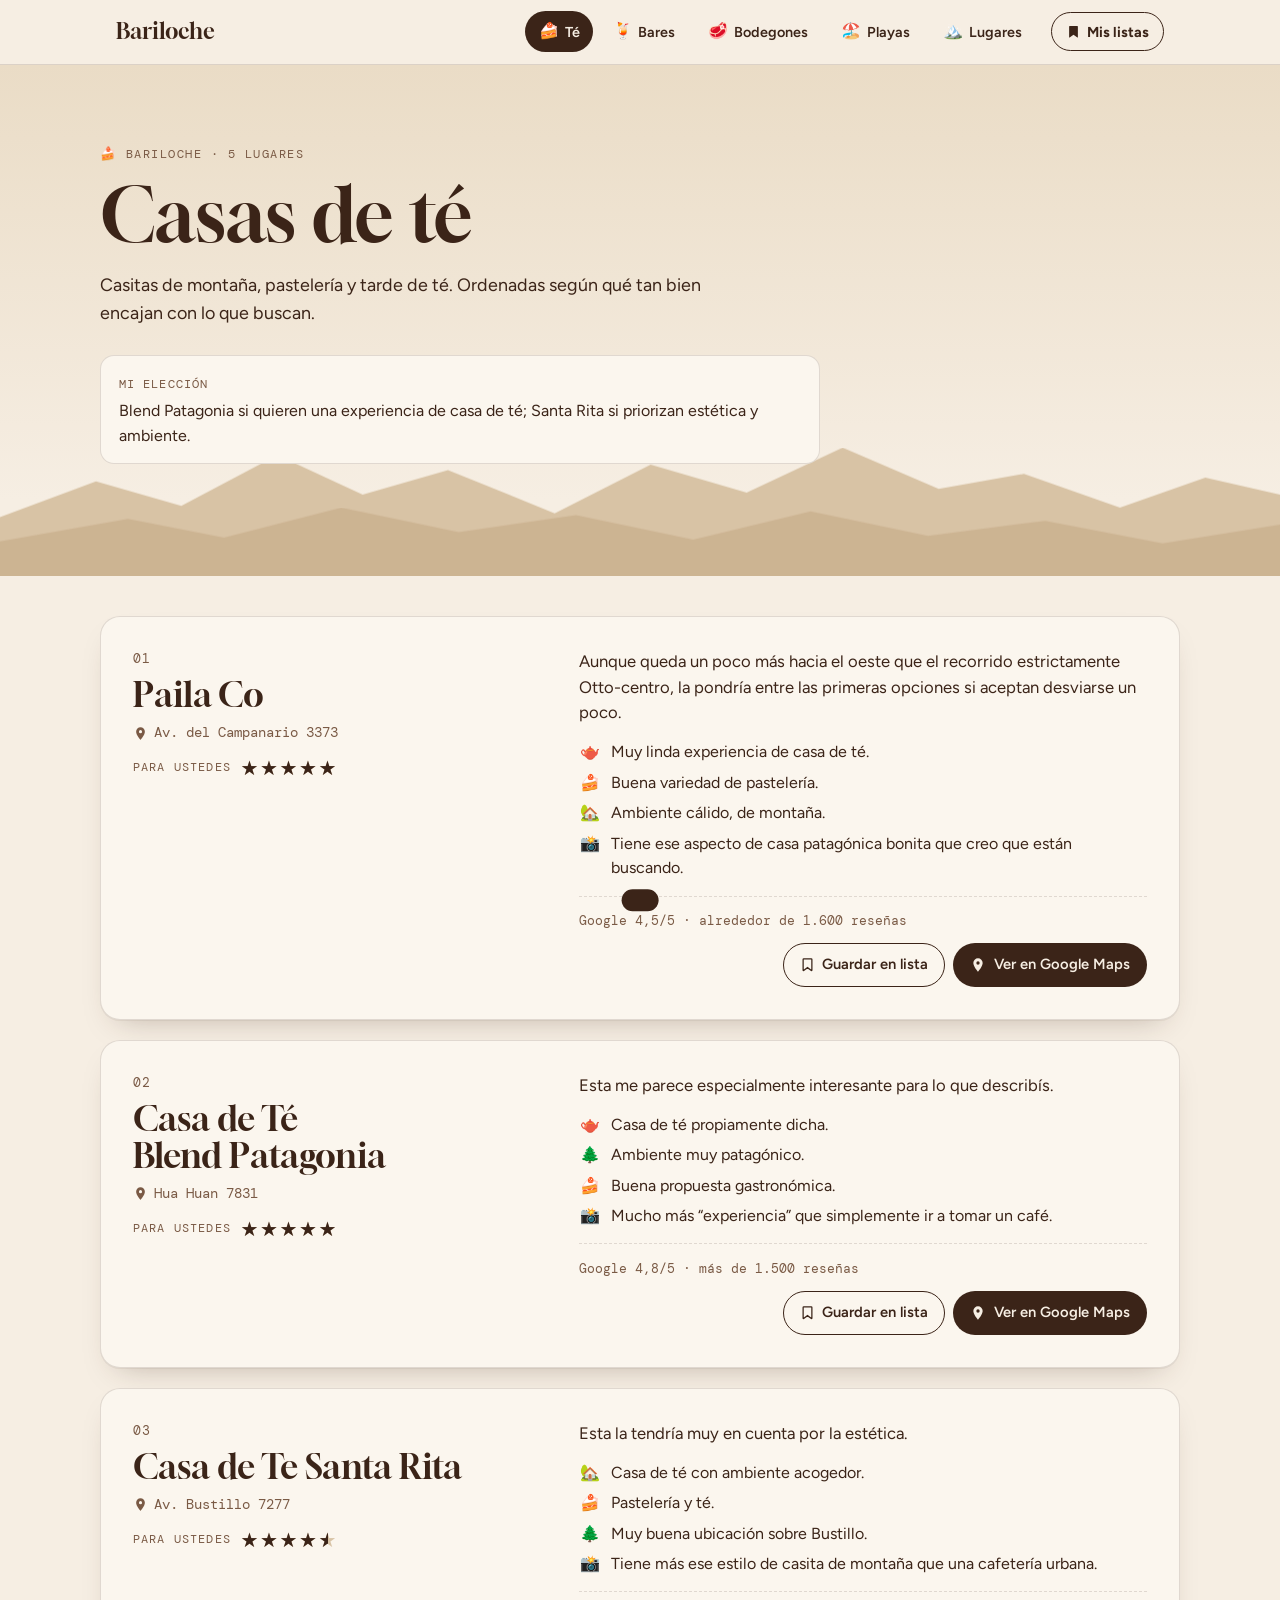
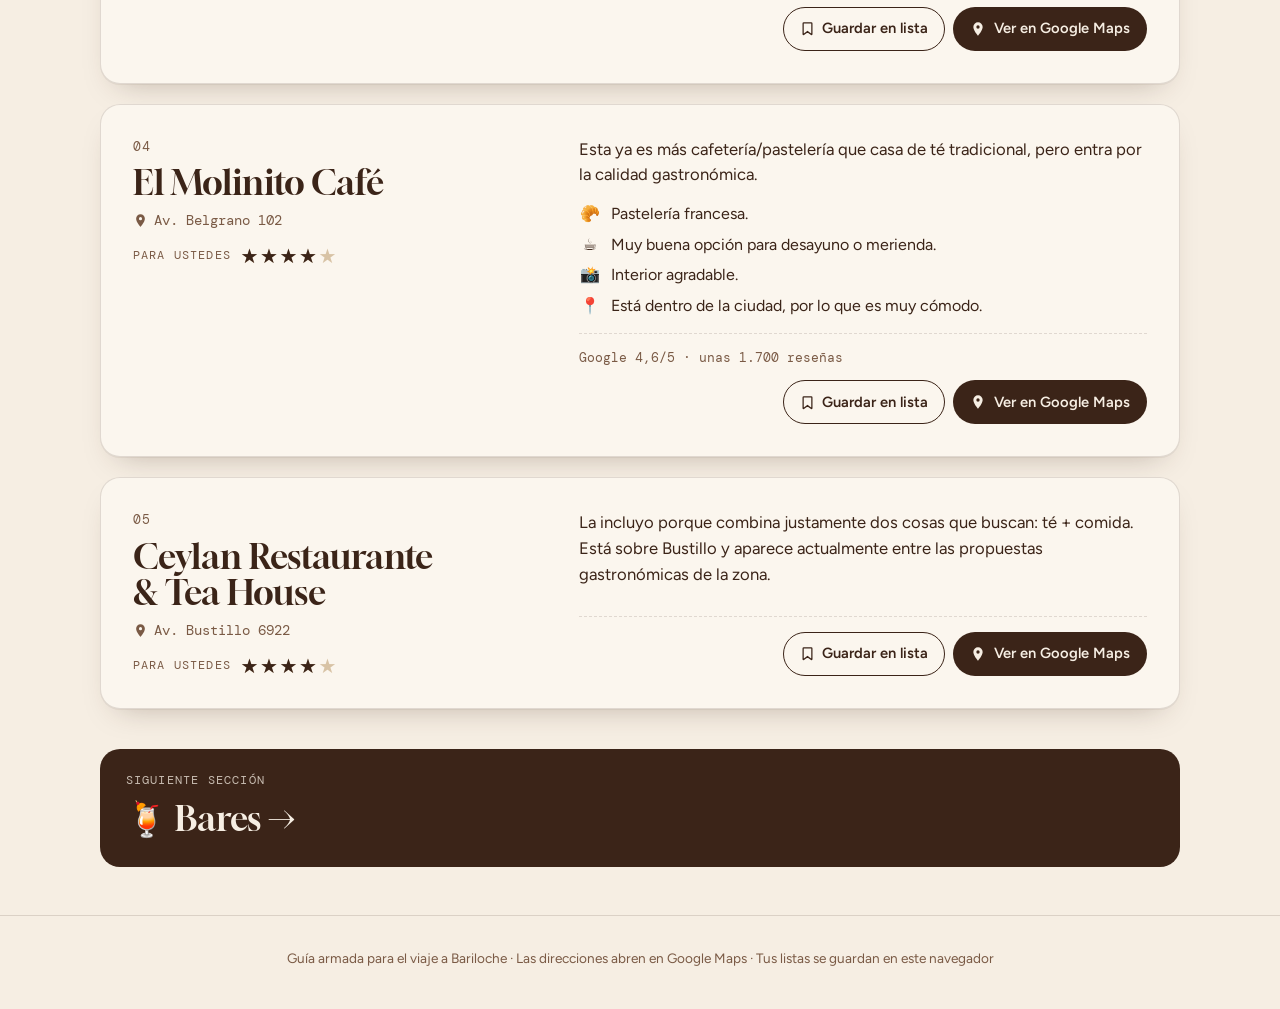
<file: pages/casas-de-te.html>
<!doctype html>
<html lang="es">
<head>
<meta charset="utf-8">
<meta name="viewport" content="width=device-width, initial-scale=1, viewport-fit=cover">
<title>Casas de té · Guía Bariloche</title>
<link rel="preconnect" href="https://fonts.googleapis.com"><link rel="preconnect" href="https://fonts.gstatic.com" crossorigin><link rel="stylesheet" href="https://fonts.googleapis.com/css2?family=Gloock&family=Figtree:wght@400;500;600;700&family=DM+Mono:wght@400;500&display=swap">
<link rel="stylesheet" href="../css/styles.css">
</head>
<body>
<header class="topbar"><nav class="nav" aria-label="Secciones"><div class="nav-top"><a class="brand" href="../index.html">Bariloche</a><a class="nav-lists" href="mis-listas.html"><svg viewBox="0 0 24 24" aria-hidden="true"><path d="M6 3h12a1 1 0 0 1 1 1v17.2a.5.5 0 0 1-.8.4L12 17l-6.2 4.6a.5.5 0 0 1-.8-.4V4a1 1 0 0 1 1-1z"/></svg><span>Mis listas</span><span class="badge" data-lists-count hidden>0</span></a></div><div class="nav-links"><a class="nav-link is-active" href="casas-de-te.html" aria-current="page"><span class="nav-emoji" aria-hidden="true">🍰</span>Té</a><a class="nav-link" href="bares.html"><span class="nav-emoji" aria-hidden="true">🍹</span>Bares</a><a class="nav-link" href="bodegones.html"><span class="nav-emoji" aria-hidden="true">🥩</span>Bodegones</a><a class="nav-link" href="playas.html"><span class="nav-emoji" aria-hidden="true">🏖️</span>Playas</a><a class="nav-link" href="lugares.html"><span class="nav-emoji" aria-hidden="true">🏔️</span>Lugares</a></div></nav></header>
<main class="page" id="top">
<section class="hero hero-section">
  <div class="hero-inner">
    <p class="eyebrow hero-item" style="--d:0"><span aria-hidden="true">🍰</span> Bariloche · 5 lugares</p>
    <h1 class="hero-title hero-item" style="--d:1">Casas de té</h1>
    <p class="hero-lead hero-item" style="--d:2">Casitas de montaña, pastelería y tarde de té. Ordenadas según qué tan bien encajan con lo que buscan.</p>
    <aside class="picks hero-item" style="--d:3"><div class="pick"><span class="pick-label">Mi elección</span><p>Blend Patagonia si quieren una experiencia de casa de té; Santa Rita si priorizan estética y ambiente.</p></div></aside>
  </div>
  <svg class="ridge" viewBox="0 0 1200 160" preserveAspectRatio="none" aria-hidden="true">
<path class="ridge-back" d="M0 160 L0 96 L90 58 L170 84 L260 30 L340 72 L420 46 L520 92 L610 40 L700 70 L790 22 L880 66 L960 50 L1050 86 L1130 54 L1200 72 L1200 160 Z"/>
<path class="ridge-front" d="M0 160 L0 122 L120 98 L210 118 L320 86 L430 112 L540 94 L650 120 L760 90 L870 116 L980 100 L1090 124 L1200 104 L1200 160 Z"/>
</svg>
</section>
<section class="list" aria-label="Casas de té">
<article class="card reveal" style="--i:0" data-place="casas-de-te-1">
  <div class="card-head">
    <span class="card-num">01</span>
    <h2 class="card-title">Paila Co</h2>
    <p class="card-addr"><svg viewBox="0 0 24 24" aria-hidden="true"><path d="M12 2a7 7 0 0 0-7 7c0 5.2 7 13 7 13s7-7.8 7-13a7 7 0 0 0-7-7zm0 9.5A2.5 2.5 0 1 1 12 6.5a2.5 2.5 0 0 1 0 5z"/></svg>Av. del Campanario 3373</p>
    <div class="rating"><span class="rating-label">Para ustedes</span><span class="stars" role="img" aria-label="5 de 5 estrellas" style="--w:100%"><span class="stars-bg" aria-hidden="true">★★★★★</span><span class="stars-fill" aria-hidden="true">★★★★★</span></span></div>
  </div>
  <div class="card-body">
    <div class="note"><p>Aunque queda un poco más hacia el oeste que el recorrido estrictamente Otto-centro, la pondría entre las primeras opciones si aceptan desviarse un poco.</p></div>
    <ul class="bullets"><li><span class="b-emo" aria-hidden="true">🫖</span><span>Muy linda experiencia de casa de té.</span></li><li><span class="b-emo" aria-hidden="true">🍰</span><span>Buena variedad de pastelería.</span></li><li><span class="b-emo" aria-hidden="true">🏡</span><span>Ambiente cálido, de montaña.</span></li><li><span class="b-emo" aria-hidden="true">📸</span><span>Tiene ese aspecto de casa patagónica bonita que creo que están buscando.</span></li></ul>
    
    <div class="card-foot">
      <span class="google">Google 4,5/5 · alrededor de 1.600 reseñas</span>
      <div class="card-actions">
        <button class="save-btn" type="button" data-save="casas-de-te-1" aria-haspopup="dialog">
          <svg viewBox="0 0 24 24" aria-hidden="true"><path d="M6 3h12a1 1 0 0 1 1 1v17.2a.5.5 0 0 1-.8.4L12 17l-6.2 4.6a.5.5 0 0 1-.8-.4V4a1 1 0 0 1 1-1z"/></svg><span class="save-txt">Guardar en lista</span>
        </button>
        <a class="maps-btn" href="https://www.google.com/maps/search/?api=1&amp;query=Paila+Co%2C+Av.+del+Campanario+3373%2C+San+Carlos+de+Bariloche%2C+R%C3%ADo+Negro" target="_blank" rel="noopener">
          <svg viewBox="0 0 24 24" aria-hidden="true"><path d="M12 2a7 7 0 0 0-7 7c0 5.2 7 13 7 13s7-7.8 7-13a7 7 0 0 0-7-7zm0 9.5A2.5 2.5 0 1 1 12 6.5a2.5 2.5 0 0 1 0 5z"/></svg>
          Ver en Google Maps
        </a>
      </div>
    </div>
  </div>
</article><article class="card reveal" style="--i:1" data-place="casas-de-te-2">
  <div class="card-head">
    <span class="card-num">02</span>
    <h2 class="card-title">Casa de Té Blend Patagonia</h2>
    <p class="card-addr"><svg viewBox="0 0 24 24" aria-hidden="true"><path d="M12 2a7 7 0 0 0-7 7c0 5.2 7 13 7 13s7-7.8 7-13a7 7 0 0 0-7-7zm0 9.5A2.5 2.5 0 1 1 12 6.5a2.5 2.5 0 0 1 0 5z"/></svg>Hua Huan 7831</p>
    <div class="rating"><span class="rating-label">Para ustedes</span><span class="stars" role="img" aria-label="5 de 5 estrellas" style="--w:100%"><span class="stars-bg" aria-hidden="true">★★★★★</span><span class="stars-fill" aria-hidden="true">★★★★★</span></span></div>
  </div>
  <div class="card-body">
    <div class="note"><p>Esta me parece especialmente interesante para lo que describís.</p></div>
    <ul class="bullets"><li><span class="b-emo" aria-hidden="true">🫖</span><span>Casa de té propiamente dicha.</span></li><li><span class="b-emo" aria-hidden="true">🌲</span><span>Ambiente muy patagónico.</span></li><li><span class="b-emo" aria-hidden="true">🍰</span><span>Buena propuesta gastronómica.</span></li><li><span class="b-emo" aria-hidden="true">📸</span><span>Mucho más “experiencia” que simplemente ir a tomar un café.</span></li></ul>
    
    <div class="card-foot">
      <span class="google">Google 4,8/5 · más de 1.500 reseñas</span>
      <div class="card-actions">
        <button class="save-btn" type="button" data-save="casas-de-te-2" aria-haspopup="dialog">
          <svg viewBox="0 0 24 24" aria-hidden="true"><path d="M6 3h12a1 1 0 0 1 1 1v17.2a.5.5 0 0 1-.8.4L12 17l-6.2 4.6a.5.5 0 0 1-.8-.4V4a1 1 0 0 1 1-1z"/></svg><span class="save-txt">Guardar en lista</span>
        </button>
        <a class="maps-btn" href="https://www.google.com/maps/search/?api=1&amp;query=Casa+de+T%C3%A9+Blend+Patagonia%2C+Hua+Huan+7831%2C+San+Carlos+de+Bariloche%2C+R%C3%ADo+Negro" target="_blank" rel="noopener">
          <svg viewBox="0 0 24 24" aria-hidden="true"><path d="M12 2a7 7 0 0 0-7 7c0 5.2 7 13 7 13s7-7.8 7-13a7 7 0 0 0-7-7zm0 9.5A2.5 2.5 0 1 1 12 6.5a2.5 2.5 0 0 1 0 5z"/></svg>
          Ver en Google Maps
        </a>
      </div>
    </div>
  </div>
</article><article class="card reveal" style="--i:2" data-place="casas-de-te-3">
  <div class="card-head">
    <span class="card-num">03</span>
    <h2 class="card-title">Casa de Te Santa Rita</h2>
    <p class="card-addr"><svg viewBox="0 0 24 24" aria-hidden="true"><path d="M12 2a7 7 0 0 0-7 7c0 5.2 7 13 7 13s7-7.8 7-13a7 7 0 0 0-7-7zm0 9.5A2.5 2.5 0 1 1 12 6.5a2.5 2.5 0 0 1 0 5z"/></svg>Av. Bustillo 7277</p>
    <div class="rating"><span class="rating-label">Para ustedes</span><span class="stars" role="img" aria-label="4 y media de 5 estrellas" style="--w:90%"><span class="stars-bg" aria-hidden="true">★★★★★</span><span class="stars-fill" aria-hidden="true">★★★★★</span></span></div>
  </div>
  <div class="card-body">
    <div class="note"><p>Esta la tendría muy en cuenta por la estética.</p></div>
    <ul class="bullets"><li><span class="b-emo" aria-hidden="true">🏡</span><span>Casa de té con ambiente acogedor.</span></li><li><span class="b-emo" aria-hidden="true">🍰</span><span>Pastelería y té.</span></li><li><span class="b-emo" aria-hidden="true">🌲</span><span>Muy buena ubicación sobre Bustillo.</span></li><li><span class="b-emo" aria-hidden="true">📸</span><span>Tiene más ese estilo de casita de montaña que una cafetería urbana.</span></li></ul>
    
    <div class="card-foot">
      
      <div class="card-actions">
        <button class="save-btn" type="button" data-save="casas-de-te-3" aria-haspopup="dialog">
          <svg viewBox="0 0 24 24" aria-hidden="true"><path d="M6 3h12a1 1 0 0 1 1 1v17.2a.5.5 0 0 1-.8.4L12 17l-6.2 4.6a.5.5 0 0 1-.8-.4V4a1 1 0 0 1 1-1z"/></svg><span class="save-txt">Guardar en lista</span>
        </button>
        <a class="maps-btn" href="https://www.google.com/maps/search/?api=1&amp;query=Casa+de+Te+Santa+Rita%2C+Av.+Bustillo+7277%2C+San+Carlos+de+Bariloche%2C+R%C3%ADo+Negro" target="_blank" rel="noopener">
          <svg viewBox="0 0 24 24" aria-hidden="true"><path d="M12 2a7 7 0 0 0-7 7c0 5.2 7 13 7 13s7-7.8 7-13a7 7 0 0 0-7-7zm0 9.5A2.5 2.5 0 1 1 12 6.5a2.5 2.5 0 0 1 0 5z"/></svg>
          Ver en Google Maps
        </a>
      </div>
    </div>
  </div>
</article><article class="card reveal" style="--i:3" data-place="casas-de-te-4">
  <div class="card-head">
    <span class="card-num">04</span>
    <h2 class="card-title">El Molinito Café</h2>
    <p class="card-addr"><svg viewBox="0 0 24 24" aria-hidden="true"><path d="M12 2a7 7 0 0 0-7 7c0 5.2 7 13 7 13s7-7.8 7-13a7 7 0 0 0-7-7zm0 9.5A2.5 2.5 0 1 1 12 6.5a2.5 2.5 0 0 1 0 5z"/></svg>Av. Belgrano 102</p>
    <div class="rating"><span class="rating-label">Para ustedes</span><span class="stars" role="img" aria-label="4 de 5 estrellas" style="--w:80%"><span class="stars-bg" aria-hidden="true">★★★★★</span><span class="stars-fill" aria-hidden="true">★★★★★</span></span></div>
  </div>
  <div class="card-body">
    <div class="note"><p>Esta ya es más cafetería/pastelería que casa de té tradicional, pero entra por la calidad gastronómica.</p></div>
    <ul class="bullets"><li><span class="b-emo" aria-hidden="true">🥐</span><span>Pastelería francesa.</span></li><li><span class="b-emo" aria-hidden="true">☕</span><span>Muy buena opción para desayuno o merienda.</span></li><li><span class="b-emo" aria-hidden="true">📸</span><span>Interior agradable.</span></li><li><span class="b-emo" aria-hidden="true">📍</span><span>Está dentro de la ciudad, por lo que es muy cómodo.</span></li></ul>
    
    <div class="card-foot">
      <span class="google">Google 4,6/5 · unas 1.700 reseñas</span>
      <div class="card-actions">
        <button class="save-btn" type="button" data-save="casas-de-te-4" aria-haspopup="dialog">
          <svg viewBox="0 0 24 24" aria-hidden="true"><path d="M6 3h12a1 1 0 0 1 1 1v17.2a.5.5 0 0 1-.8.4L12 17l-6.2 4.6a.5.5 0 0 1-.8-.4V4a1 1 0 0 1 1-1z"/></svg><span class="save-txt">Guardar en lista</span>
        </button>
        <a class="maps-btn" href="https://www.google.com/maps/search/?api=1&amp;query=El+Molinito+Caf%C3%A9%2C+Av.+Belgrano+102%2C+San+Carlos+de+Bariloche%2C+R%C3%ADo+Negro" target="_blank" rel="noopener">
          <svg viewBox="0 0 24 24" aria-hidden="true"><path d="M12 2a7 7 0 0 0-7 7c0 5.2 7 13 7 13s7-7.8 7-13a7 7 0 0 0-7-7zm0 9.5A2.5 2.5 0 1 1 12 6.5a2.5 2.5 0 0 1 0 5z"/></svg>
          Ver en Google Maps
        </a>
      </div>
    </div>
  </div>
</article><article class="card reveal" style="--i:4" data-place="casas-de-te-5">
  <div class="card-head">
    <span class="card-num">05</span>
    <h2 class="card-title">Ceylan Restaurante &amp; Tea House</h2>
    <p class="card-addr"><svg viewBox="0 0 24 24" aria-hidden="true"><path d="M12 2a7 7 0 0 0-7 7c0 5.2 7 13 7 13s7-7.8 7-13a7 7 0 0 0-7-7zm0 9.5A2.5 2.5 0 1 1 12 6.5a2.5 2.5 0 0 1 0 5z"/></svg>Av. Bustillo 6922</p>
    <div class="rating"><span class="rating-label">Para ustedes</span><span class="stars" role="img" aria-label="4 de 5 estrellas" style="--w:80%"><span class="stars-bg" aria-hidden="true">★★★★★</span><span class="stars-fill" aria-hidden="true">★★★★★</span></span></div>
  </div>
  <div class="card-body">
    <div class="note"><p>La incluyo porque combina justamente dos cosas que buscan: té + comida. Está sobre Bustillo y aparece actualmente entre las propuestas gastronómicas de la zona.</p></div>
    
    
    <div class="card-foot">
      
      <div class="card-actions">
        <button class="save-btn" type="button" data-save="casas-de-te-5" aria-haspopup="dialog">
          <svg viewBox="0 0 24 24" aria-hidden="true"><path d="M6 3h12a1 1 0 0 1 1 1v17.2a.5.5 0 0 1-.8.4L12 17l-6.2 4.6a.5.5 0 0 1-.8-.4V4a1 1 0 0 1 1-1z"/></svg><span class="save-txt">Guardar en lista</span>
        </button>
        <a class="maps-btn" href="https://www.google.com/maps/search/?api=1&amp;query=Ceylan+Restaurante+%26+Tea+House%2C+Av.+Bustillo+6922%2C+San+Carlos+de+Bariloche%2C+R%C3%ADo+Negro" target="_blank" rel="noopener">
          <svg viewBox="0 0 24 24" aria-hidden="true"><path d="M12 2a7 7 0 0 0-7 7c0 5.2 7 13 7 13s7-7.8 7-13a7 7 0 0 0-7-7zm0 9.5A2.5 2.5 0 1 1 12 6.5a2.5 2.5 0 0 1 0 5z"/></svg>
          Ver en Google Maps
        </a>
      </div>
    </div>
  </div>
</article>
</section>
<a class="next reveal" href="bares.html"><span class="next-label">Siguiente sección</span><span class="next-name"><span aria-hidden="true">🍹</span> Bares →</span></a>
</main>
<footer class="foot"><p>Guía armada para el viaje a Bariloche · Las direcciones abren en Google Maps · Tus listas se guardan en este navegador</p></footer>
<div class="sheet" id="sheet" hidden>
  <div class="sheet-backdrop" data-close></div>
  <div class="sheet-panel" role="dialog" aria-modal="true" aria-labelledby="sheet-title">
    <div class="sheet-head">
      <div class="sheet-heading">
        <p class="sheet-eyebrow">Guardar en lista</p>
        <h2 class="sheet-title" id="sheet-title">Lugar</h2>
      </div>
      <button class="icon-btn" type="button" data-close aria-label="Cerrar">×</button>
    </div>
    <div class="sheet-lists" id="sheet-lists"></div>
    <form class="inline-form" id="sheet-form" autocomplete="off">
      <label class="sr-only" for="sheet-new">Nombre de la nueva lista</label>
      <input class="text-input" id="sheet-new" name="sheet-new" maxlength="40" placeholder="Nueva lista, por ejemplo Día 1">
      <button class="btn-solid" type="submit">Crear y agregar</button>
    </form>
    <a class="sheet-link" href="mis-listas.html">Ver mis listas →</a>
  </div>
</div>
<div class="toast" id="toast" role="status" aria-live="polite"></div>
<script src="../js/places.js"></script>
<script src="../js/main.js"></script>
<script src="../js/listas.js"></script>
</body>
</html>
</file>
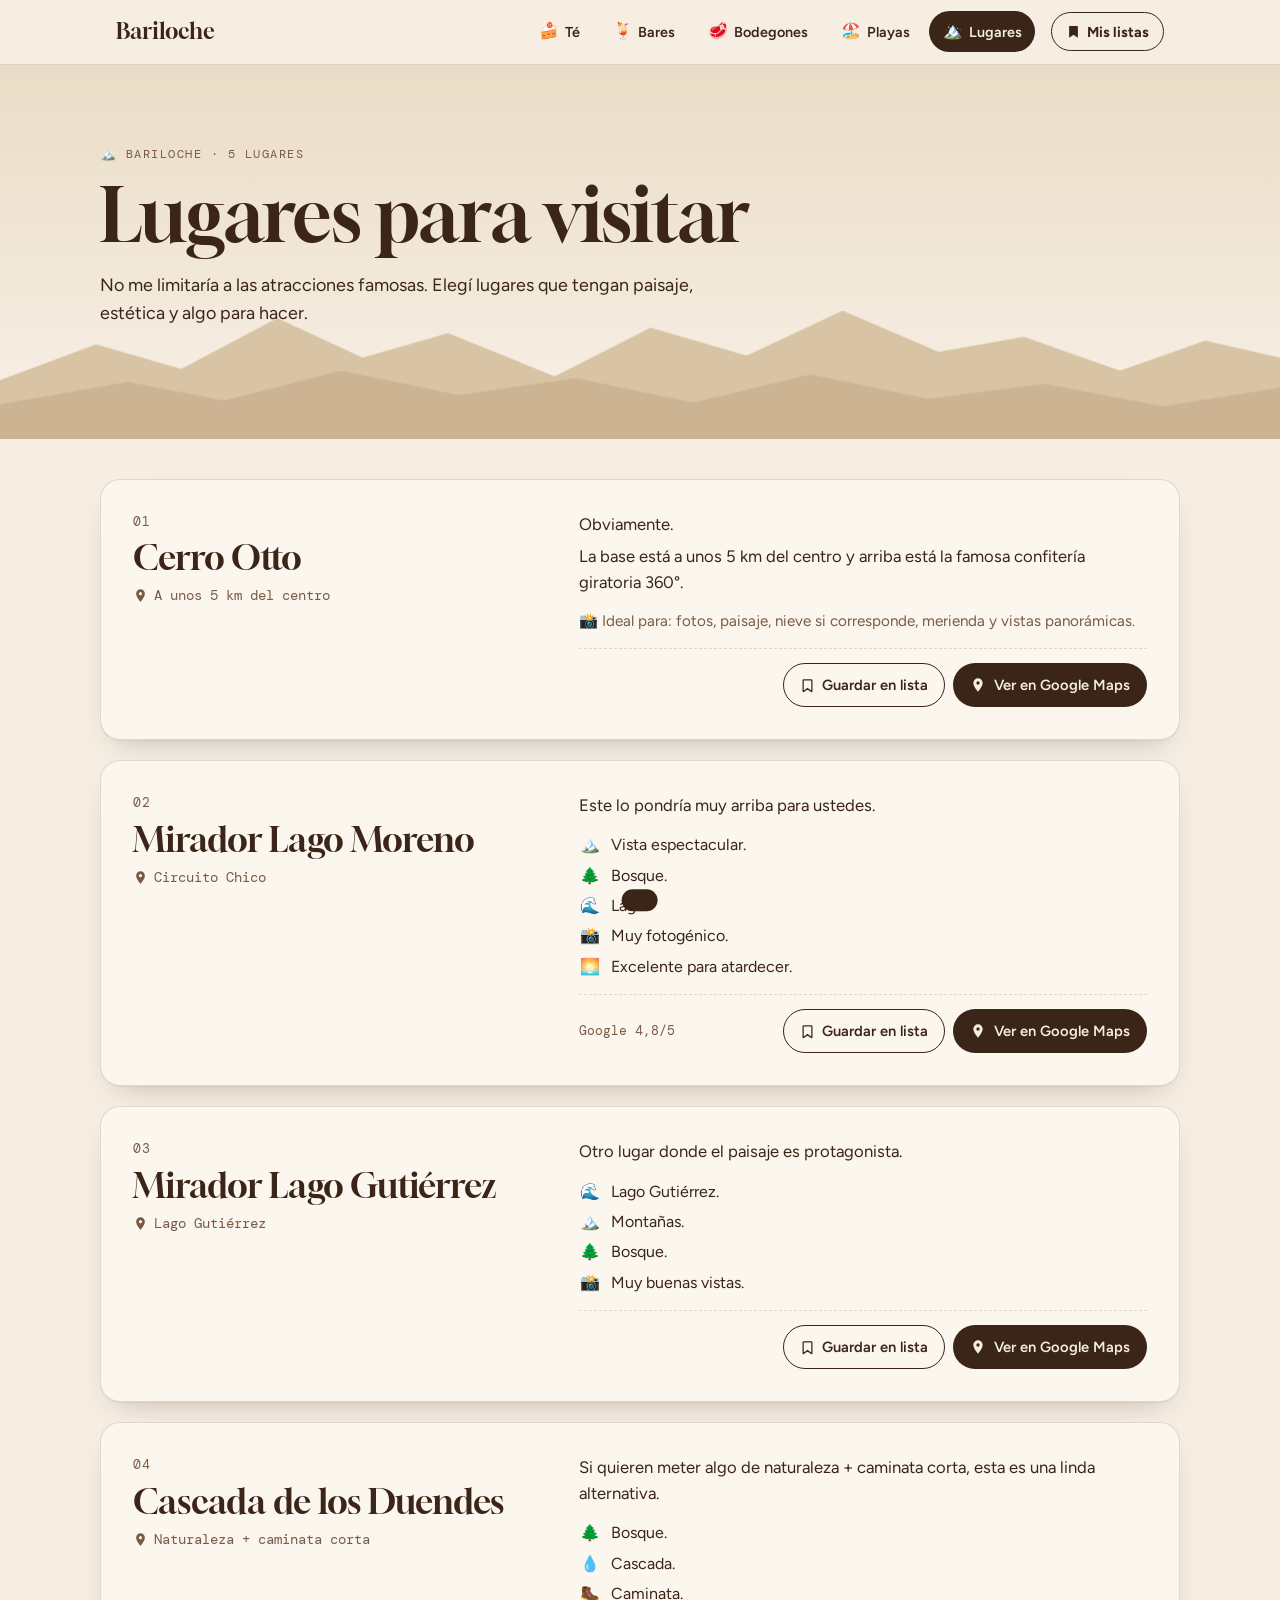
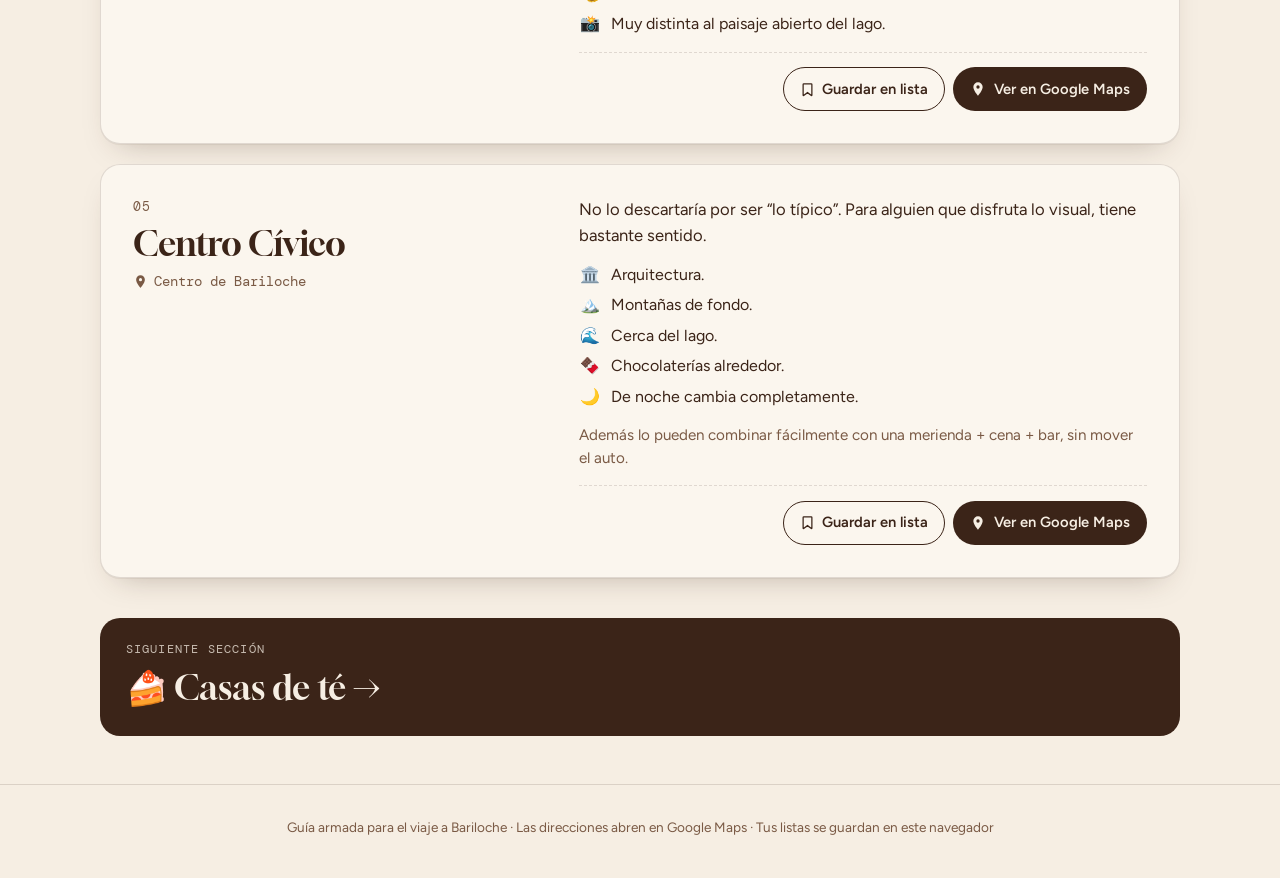
<file: pages/lugares.html>
<!doctype html>
<html lang="es">
<head>
<meta charset="utf-8">
<meta name="viewport" content="width=device-width, initial-scale=1, viewport-fit=cover">
<title>Lugares para visitar · Guía Bariloche</title>
<link rel="preconnect" href="https://fonts.googleapis.com"><link rel="preconnect" href="https://fonts.gstatic.com" crossorigin><link rel="stylesheet" href="https://fonts.googleapis.com/css2?family=Gloock&family=Figtree:wght@400;500;600;700&family=DM+Mono:wght@400;500&display=swap">
<link rel="stylesheet" href="../css/styles.css">
</head>
<body>
<header class="topbar"><nav class="nav" aria-label="Secciones"><div class="nav-top"><a class="brand" href="../index.html">Bariloche</a><a class="nav-lists" href="mis-listas.html"><svg viewBox="0 0 24 24" aria-hidden="true"><path d="M6 3h12a1 1 0 0 1 1 1v17.2a.5.5 0 0 1-.8.4L12 17l-6.2 4.6a.5.5 0 0 1-.8-.4V4a1 1 0 0 1 1-1z"/></svg><span>Mis listas</span><span class="badge" data-lists-count hidden>0</span></a></div><div class="nav-links"><a class="nav-link" href="casas-de-te.html"><span class="nav-emoji" aria-hidden="true">🍰</span>Té</a><a class="nav-link" href="bares.html"><span class="nav-emoji" aria-hidden="true">🍹</span>Bares</a><a class="nav-link" href="bodegones.html"><span class="nav-emoji" aria-hidden="true">🥩</span>Bodegones</a><a class="nav-link" href="playas.html"><span class="nav-emoji" aria-hidden="true">🏖️</span>Playas</a><a class="nav-link is-active" href="lugares.html" aria-current="page"><span class="nav-emoji" aria-hidden="true">🏔️</span>Lugares</a></div></nav></header>
<main class="page" id="top">
<section class="hero hero-section">
  <div class="hero-inner">
    <p class="eyebrow hero-item" style="--d:0"><span aria-hidden="true">🏔️</span> Bariloche · 5 lugares</p>
    <h1 class="hero-title hero-item" style="--d:1">Lugares para visitar</h1>
    <p class="hero-lead hero-item" style="--d:2">No me limitaría a las atracciones famosas. Elegí lugares que tengan paisaje, estética y algo para hacer.</p>
    
  </div>
  <svg class="ridge" viewBox="0 0 1200 160" preserveAspectRatio="none" aria-hidden="true">
<path class="ridge-back" d="M0 160 L0 96 L90 58 L170 84 L260 30 L340 72 L420 46 L520 92 L610 40 L700 70 L790 22 L880 66 L960 50 L1050 86 L1130 54 L1200 72 L1200 160 Z"/>
<path class="ridge-front" d="M0 160 L0 122 L120 98 L210 118 L320 86 L430 112 L540 94 L650 120 L760 90 L870 116 L980 100 L1090 124 L1200 104 L1200 160 Z"/>
</svg>
</section>
<section class="list" aria-label="Lugares para visitar">
<article class="card reveal" style="--i:0" data-place="lugares-1">
  <div class="card-head">
    <span class="card-num">01</span>
    <h2 class="card-title">Cerro Otto</h2>
    <p class="card-addr"><svg viewBox="0 0 24 24" aria-hidden="true"><path d="M12 2a7 7 0 0 0-7 7c0 5.2 7 13 7 13s7-7.8 7-13a7 7 0 0 0-7-7zm0 9.5A2.5 2.5 0 1 1 12 6.5a2.5 2.5 0 0 1 0 5z"/></svg>A unos 5 km del centro</p>
    
  </div>
  <div class="card-body">
    <div class="note"><p>Obviamente.</p><p>La base está a unos 5 km del centro y arriba está la famosa confitería giratoria 360°.</p></div>
    
    <p class="after">📸 Ideal para: fotos, paisaje, nieve si corresponde, merienda y vistas panorámicas.</p>
    <div class="card-foot">
      
      <div class="card-actions">
        <button class="save-btn" type="button" data-save="lugares-1" aria-haspopup="dialog">
          <svg viewBox="0 0 24 24" aria-hidden="true"><path d="M6 3h12a1 1 0 0 1 1 1v17.2a.5.5 0 0 1-.8.4L12 17l-6.2 4.6a.5.5 0 0 1-.8-.4V4a1 1 0 0 1 1-1z"/></svg><span class="save-txt">Guardar en lista</span>
        </button>
        <a class="maps-btn" href="https://www.google.com/maps/search/?api=1&amp;query=Cerro+Otto+telef%C3%A9rico%2C+San+Carlos+de+Bariloche%2C+R%C3%ADo+Negro" target="_blank" rel="noopener">
          <svg viewBox="0 0 24 24" aria-hidden="true"><path d="M12 2a7 7 0 0 0-7 7c0 5.2 7 13 7 13s7-7.8 7-13a7 7 0 0 0-7-7zm0 9.5A2.5 2.5 0 1 1 12 6.5a2.5 2.5 0 0 1 0 5z"/></svg>
          Ver en Google Maps
        </a>
      </div>
    </div>
  </div>
</article><article class="card reveal" style="--i:1" data-place="lugares-2">
  <div class="card-head">
    <span class="card-num">02</span>
    <h2 class="card-title">Mirador Lago Moreno</h2>
    <p class="card-addr"><svg viewBox="0 0 24 24" aria-hidden="true"><path d="M12 2a7 7 0 0 0-7 7c0 5.2 7 13 7 13s7-7.8 7-13a7 7 0 0 0-7-7zm0 9.5A2.5 2.5 0 1 1 12 6.5a2.5 2.5 0 0 1 0 5z"/></svg>Circuito Chico</p>
    
  </div>
  <div class="card-body">
    <div class="note"><p>Este lo pondría muy arriba para ustedes.</p></div>
    <ul class="bullets"><li><span class="b-emo" aria-hidden="true">🏔️</span><span>Vista espectacular.</span></li><li><span class="b-emo" aria-hidden="true">🌲</span><span>Bosque.</span></li><li><span class="b-emo" aria-hidden="true">🌊</span><span>Lago.</span></li><li><span class="b-emo" aria-hidden="true">📸</span><span>Muy fotogénico.</span></li><li><span class="b-emo" aria-hidden="true">🌅</span><span>Excelente para atardecer.</span></li></ul>
    
    <div class="card-foot">
      <span class="google">Google 4,8/5</span>
      <div class="card-actions">
        <button class="save-btn" type="button" data-save="lugares-2" aria-haspopup="dialog">
          <svg viewBox="0 0 24 24" aria-hidden="true"><path d="M6 3h12a1 1 0 0 1 1 1v17.2a.5.5 0 0 1-.8.4L12 17l-6.2 4.6a.5.5 0 0 1-.8-.4V4a1 1 0 0 1 1-1z"/></svg><span class="save-txt">Guardar en lista</span>
        </button>
        <a class="maps-btn" href="https://www.google.com/maps/search/?api=1&amp;query=Mirador+Lago+Moreno%2C+San+Carlos+de+Bariloche%2C+R%C3%ADo+Negro" target="_blank" rel="noopener">
          <svg viewBox="0 0 24 24" aria-hidden="true"><path d="M12 2a7 7 0 0 0-7 7c0 5.2 7 13 7 13s7-7.8 7-13a7 7 0 0 0-7-7zm0 9.5A2.5 2.5 0 1 1 12 6.5a2.5 2.5 0 0 1 0 5z"/></svg>
          Ver en Google Maps
        </a>
      </div>
    </div>
  </div>
</article><article class="card reveal" style="--i:2" data-place="lugares-3">
  <div class="card-head">
    <span class="card-num">03</span>
    <h2 class="card-title">Mirador Lago Gutiérrez</h2>
    <p class="card-addr"><svg viewBox="0 0 24 24" aria-hidden="true"><path d="M12 2a7 7 0 0 0-7 7c0 5.2 7 13 7 13s7-7.8 7-13a7 7 0 0 0-7-7zm0 9.5A2.5 2.5 0 1 1 12 6.5a2.5 2.5 0 0 1 0 5z"/></svg>Lago Gutiérrez</p>
    
  </div>
  <div class="card-body">
    <div class="note"><p>Otro lugar donde el paisaje es protagonista.</p></div>
    <ul class="bullets"><li><span class="b-emo" aria-hidden="true">🌊</span><span>Lago Gutiérrez.</span></li><li><span class="b-emo" aria-hidden="true">🏔️</span><span>Montañas.</span></li><li><span class="b-emo" aria-hidden="true">🌲</span><span>Bosque.</span></li><li><span class="b-emo" aria-hidden="true">📸</span><span>Muy buenas vistas.</span></li></ul>
    
    <div class="card-foot">
      
      <div class="card-actions">
        <button class="save-btn" type="button" data-save="lugares-3" aria-haspopup="dialog">
          <svg viewBox="0 0 24 24" aria-hidden="true"><path d="M6 3h12a1 1 0 0 1 1 1v17.2a.5.5 0 0 1-.8.4L12 17l-6.2 4.6a.5.5 0 0 1-.8-.4V4a1 1 0 0 1 1-1z"/></svg><span class="save-txt">Guardar en lista</span>
        </button>
        <a class="maps-btn" href="https://www.google.com/maps/search/?api=1&amp;query=Mirador+Lago+Guti%C3%A9rrez%2C+San+Carlos+de+Bariloche%2C+R%C3%ADo+Negro" target="_blank" rel="noopener">
          <svg viewBox="0 0 24 24" aria-hidden="true"><path d="M12 2a7 7 0 0 0-7 7c0 5.2 7 13 7 13s7-7.8 7-13a7 7 0 0 0-7-7zm0 9.5A2.5 2.5 0 1 1 12 6.5a2.5 2.5 0 0 1 0 5z"/></svg>
          Ver en Google Maps
        </a>
      </div>
    </div>
  </div>
</article><article class="card reveal" style="--i:3" data-place="lugares-4">
  <div class="card-head">
    <span class="card-num">04</span>
    <h2 class="card-title">Cascada de los Duendes</h2>
    <p class="card-addr"><svg viewBox="0 0 24 24" aria-hidden="true"><path d="M12 2a7 7 0 0 0-7 7c0 5.2 7 13 7 13s7-7.8 7-13a7 7 0 0 0-7-7zm0 9.5A2.5 2.5 0 1 1 12 6.5a2.5 2.5 0 0 1 0 5z"/></svg>Naturaleza + caminata corta</p>
    
  </div>
  <div class="card-body">
    <div class="note"><p>Si quieren meter algo de naturaleza + caminata corta, esta es una linda alternativa.</p></div>
    <ul class="bullets"><li><span class="b-emo" aria-hidden="true">🌲</span><span>Bosque.</span></li><li><span class="b-emo" aria-hidden="true">💧</span><span>Cascada.</span></li><li><span class="b-emo" aria-hidden="true">🥾</span><span>Caminata.</span></li><li><span class="b-emo" aria-hidden="true">📸</span><span>Muy distinta al paisaje abierto del lago.</span></li></ul>
    
    <div class="card-foot">
      
      <div class="card-actions">
        <button class="save-btn" type="button" data-save="lugares-4" aria-haspopup="dialog">
          <svg viewBox="0 0 24 24" aria-hidden="true"><path d="M6 3h12a1 1 0 0 1 1 1v17.2a.5.5 0 0 1-.8.4L12 17l-6.2 4.6a.5.5 0 0 1-.8-.4V4a1 1 0 0 1 1-1z"/></svg><span class="save-txt">Guardar en lista</span>
        </button>
        <a class="maps-btn" href="https://www.google.com/maps/search/?api=1&amp;query=Cascada+de+los+Duendes%2C+San+Carlos+de+Bariloche%2C+R%C3%ADo+Negro" target="_blank" rel="noopener">
          <svg viewBox="0 0 24 24" aria-hidden="true"><path d="M12 2a7 7 0 0 0-7 7c0 5.2 7 13 7 13s7-7.8 7-13a7 7 0 0 0-7-7zm0 9.5A2.5 2.5 0 1 1 12 6.5a2.5 2.5 0 0 1 0 5z"/></svg>
          Ver en Google Maps
        </a>
      </div>
    </div>
  </div>
</article><article class="card reveal" style="--i:4" data-place="lugares-5">
  <div class="card-head">
    <span class="card-num">05</span>
    <h2 class="card-title">Centro Cívico</h2>
    <p class="card-addr"><svg viewBox="0 0 24 24" aria-hidden="true"><path d="M12 2a7 7 0 0 0-7 7c0 5.2 7 13 7 13s7-7.8 7-13a7 7 0 0 0-7-7zm0 9.5A2.5 2.5 0 1 1 12 6.5a2.5 2.5 0 0 1 0 5z"/></svg>Centro de Bariloche</p>
    
  </div>
  <div class="card-body">
    <div class="note"><p>No lo descartaría por ser “lo típico”. Para alguien que disfruta lo visual, tiene bastante sentido.</p></div>
    <ul class="bullets"><li><span class="b-emo" aria-hidden="true">🏛️</span><span>Arquitectura.</span></li><li><span class="b-emo" aria-hidden="true">🏔️</span><span>Montañas de fondo.</span></li><li><span class="b-emo" aria-hidden="true">🌊</span><span>Cerca del lago.</span></li><li><span class="b-emo" aria-hidden="true">🍫</span><span>Chocolaterías alrededor.</span></li><li><span class="b-emo" aria-hidden="true">🌙</span><span>De noche cambia completamente.</span></li></ul>
    <p class="after">Además lo pueden combinar fácilmente con una merienda + cena + bar, sin mover el auto.</p>
    <div class="card-foot">
      
      <div class="card-actions">
        <button class="save-btn" type="button" data-save="lugares-5" aria-haspopup="dialog">
          <svg viewBox="0 0 24 24" aria-hidden="true"><path d="M6 3h12a1 1 0 0 1 1 1v17.2a.5.5 0 0 1-.8.4L12 17l-6.2 4.6a.5.5 0 0 1-.8-.4V4a1 1 0 0 1 1-1z"/></svg><span class="save-txt">Guardar en lista</span>
        </button>
        <a class="maps-btn" href="https://www.google.com/maps/search/?api=1&amp;query=Centro+C%C3%ADvico+Bariloche%2C+San+Carlos+de+Bariloche%2C+R%C3%ADo+Negro" target="_blank" rel="noopener">
          <svg viewBox="0 0 24 24" aria-hidden="true"><path d="M12 2a7 7 0 0 0-7 7c0 5.2 7 13 7 13s7-7.8 7-13a7 7 0 0 0-7-7zm0 9.5A2.5 2.5 0 1 1 12 6.5a2.5 2.5 0 0 1 0 5z"/></svg>
          Ver en Google Maps
        </a>
      </div>
    </div>
  </div>
</article>
</section>
<a class="next reveal" href="casas-de-te.html"><span class="next-label">Siguiente sección</span><span class="next-name"><span aria-hidden="true">🍰</span> Casas de té →</span></a>
</main>
<footer class="foot"><p>Guía armada para el viaje a Bariloche · Las direcciones abren en Google Maps · Tus listas se guardan en este navegador</p></footer>
<div class="sheet" id="sheet" hidden>
  <div class="sheet-backdrop" data-close></div>
  <div class="sheet-panel" role="dialog" aria-modal="true" aria-labelledby="sheet-title">
    <div class="sheet-head">
      <div class="sheet-heading">
        <p class="sheet-eyebrow">Guardar en lista</p>
        <h2 class="sheet-title" id="sheet-title">Lugar</h2>
      </div>
      <button class="icon-btn" type="button" data-close aria-label="Cerrar">×</button>
    </div>
    <div class="sheet-lists" id="sheet-lists"></div>
    <form class="inline-form" id="sheet-form" autocomplete="off">
      <label class="sr-only" for="sheet-new">Nombre de la nueva lista</label>
      <input class="text-input" id="sheet-new" name="sheet-new" maxlength="40" placeholder="Nueva lista, por ejemplo Día 1">
      <button class="btn-solid" type="submit">Crear y agregar</button>
    </form>
    <a class="sheet-link" href="mis-listas.html">Ver mis listas →</a>
  </div>
</div>
<div class="toast" id="toast" role="status" aria-live="polite"></div>
<script src="../js/places.js"></script>
<script src="../js/main.js"></script>
<script src="../js/listas.js"></script>
</body>
</html>
</file>
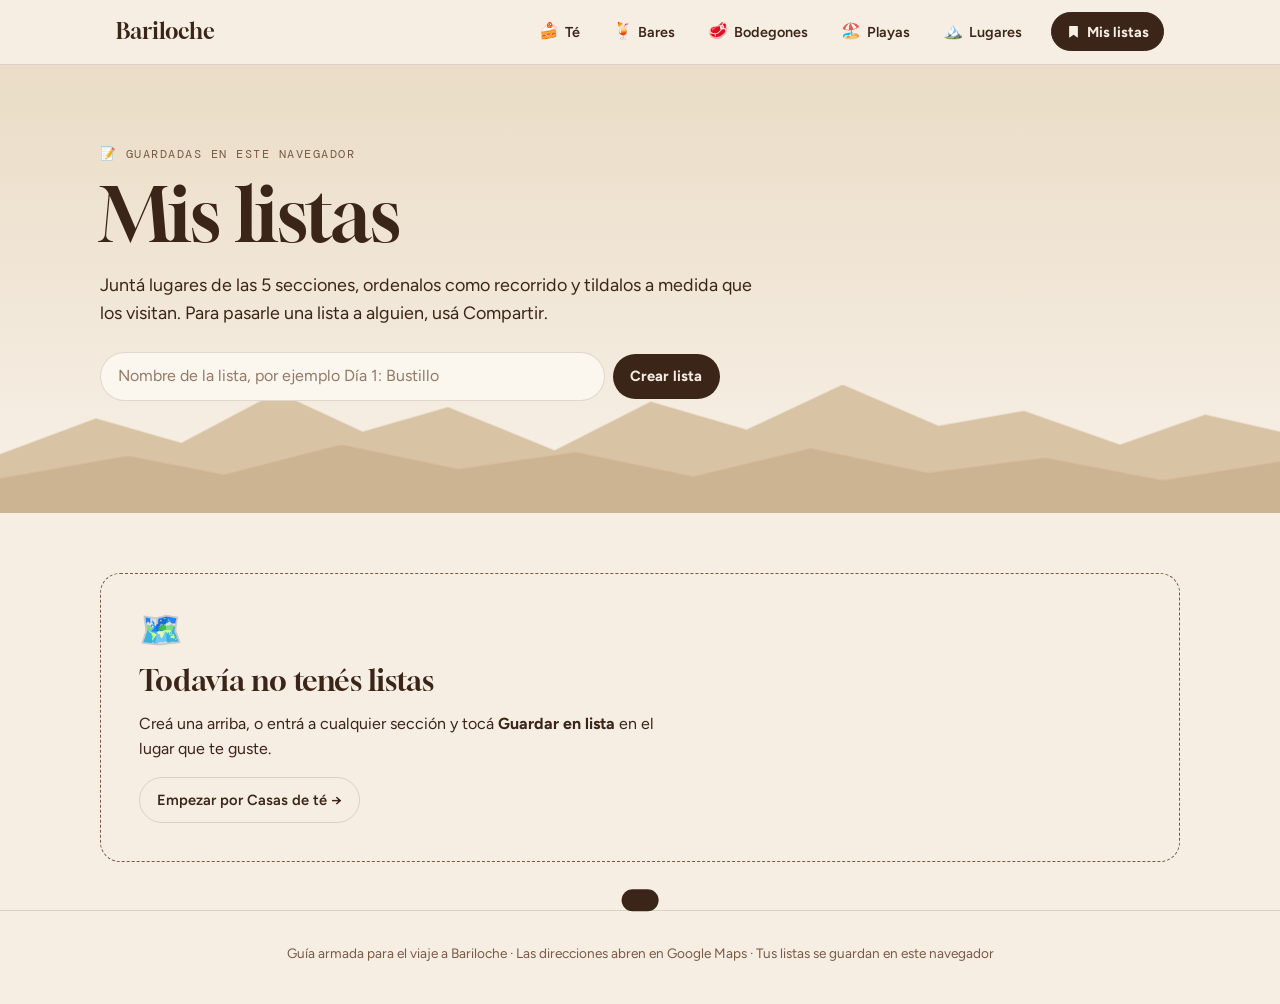
<file: pages/mis-listas.html>
<!doctype html>
<html lang="es">
<head>
<meta charset="utf-8">
<meta name="viewport" content="width=device-width, initial-scale=1, viewport-fit=cover">
<title>Mis listas · Guía Bariloche</title>
<link rel="preconnect" href="https://fonts.googleapis.com"><link rel="preconnect" href="https://fonts.gstatic.com" crossorigin><link rel="stylesheet" href="https://fonts.googleapis.com/css2?family=Gloock&family=Figtree:wght@400;500;600;700&family=DM+Mono:wght@400;500&display=swap">
<link rel="stylesheet" href="../css/styles.css">
</head>
<body>
<header class="topbar"><nav class="nav" aria-label="Secciones"><div class="nav-top"><a class="brand" href="../index.html">Bariloche</a><a class="nav-lists is-active" href="mis-listas.html" aria-current="page"><svg viewBox="0 0 24 24" aria-hidden="true"><path d="M6 3h12a1 1 0 0 1 1 1v17.2a.5.5 0 0 1-.8.4L12 17l-6.2 4.6a.5.5 0 0 1-.8-.4V4a1 1 0 0 1 1-1z"/></svg><span>Mis listas</span><span class="badge" data-lists-count hidden>0</span></a></div><div class="nav-links"><a class="nav-link" href="casas-de-te.html"><span class="nav-emoji" aria-hidden="true">🍰</span>Té</a><a class="nav-link" href="bares.html"><span class="nav-emoji" aria-hidden="true">🍹</span>Bares</a><a class="nav-link" href="bodegones.html"><span class="nav-emoji" aria-hidden="true">🥩</span>Bodegones</a><a class="nav-link" href="playas.html"><span class="nav-emoji" aria-hidden="true">🏖️</span>Playas</a><a class="nav-link" href="lugares.html"><span class="nav-emoji" aria-hidden="true">🏔️</span>Lugares</a></div></nav></header>
<main class="page" id="top">
<section class="hero hero-section">
  <div class="hero-inner">
    <p class="eyebrow hero-item" style="--d:0"><span aria-hidden="true">📝</span> Guardadas en este navegador</p>
    <h1 class="hero-title hero-item" style="--d:1">Mis listas</h1>
    <p class="hero-lead hero-item" style="--d:2">Juntá lugares de las 5 secciones, ordenalos como recorrido y tildalos a medida que los visitan. Para pasarle una lista a alguien, usá Compartir.</p>
    <form class="inline-form create-form hero-item" id="create-form" style="--d:3" autocomplete="off">
      <label class="sr-only" for="create-name">Nombre de la lista</label>
      <input class="text-input" id="create-name" name="create-name" maxlength="40" placeholder="Nombre de la lista, por ejemplo Día 1: Bustillo">
      <button class="btn-solid" type="submit">Crear lista</button>
    </form>
  </div>
  <svg class="ridge" viewBox="0 0 1200 160" preserveAspectRatio="none" aria-hidden="true">
<path class="ridge-back" d="M0 160 L0 96 L90 58 L170 84 L260 30 L340 72 L420 46 L520 92 L610 40 L700 70 L790 22 L880 66 L960 50 L1050 86 L1130 54 L1200 72 L1200 160 Z"/>
<path class="ridge-front" d="M0 160 L0 122 L120 98 L210 118 L320 86 L430 112 L540 94 L650 120 L760 90 L870 116 L980 100 L1090 124 L1200 104 L1200 160 Z"/>
</svg>
</section>
<div class="lists-wrap">
  <div id="import-slot"></div>
  <p class="storage-warn" id="storage-warn" hidden>Este navegador no deja guardar datos: las listas se van a perder al cerrar la página.</p>
  <section class="ulists" id="lists-root" aria-label="Tus listas">
    <div class="empty">
      <span class="empty-emoji" aria-hidden="true">🗺️</span>
      <h2 class="empty-title">Todavía no tenés listas</h2>
      <p>Creá una arriba, o entrá a cualquier sección y tocá <strong>Guardar en lista</strong> en el lugar que te guste.</p>
      <a class="btn-ghost" href="casas-de-te.html">Empezar por Casas de té →</a>
    </div>
  </section>
</div>
</main>
<footer class="foot"><p>Guía armada para el viaje a Bariloche · Las direcciones abren en Google Maps · Tus listas se guardan en este navegador</p></footer>
<div class="sheet" id="sheet" hidden>
  <div class="sheet-backdrop" data-close></div>
  <div class="sheet-panel" role="dialog" aria-modal="true" aria-labelledby="sheet-title">
    <div class="sheet-head">
      <div class="sheet-heading">
        <p class="sheet-eyebrow">Guardar en lista</p>
        <h2 class="sheet-title" id="sheet-title">Lugar</h2>
      </div>
      <button class="icon-btn" type="button" data-close aria-label="Cerrar">×</button>
    </div>
    <div class="sheet-lists" id="sheet-lists"></div>
    <form class="inline-form" id="sheet-form" autocomplete="off">
      <label class="sr-only" for="sheet-new">Nombre de la nueva lista</label>
      <input class="text-input" id="sheet-new" name="sheet-new" maxlength="40" placeholder="Nueva lista, por ejemplo Día 1">
      <button class="btn-solid" type="submit">Crear y agregar</button>
    </form>
    <a class="sheet-link" href="mis-listas.html">Ver mis listas →</a>
  </div>
</div>
<div class="toast" id="toast" role="status" aria-live="polite"></div>
<script src="../js/places.js"></script>
<script src="../js/main.js"></script>
<script src="../js/listas.js"></script>
</body>
</html>
</file>
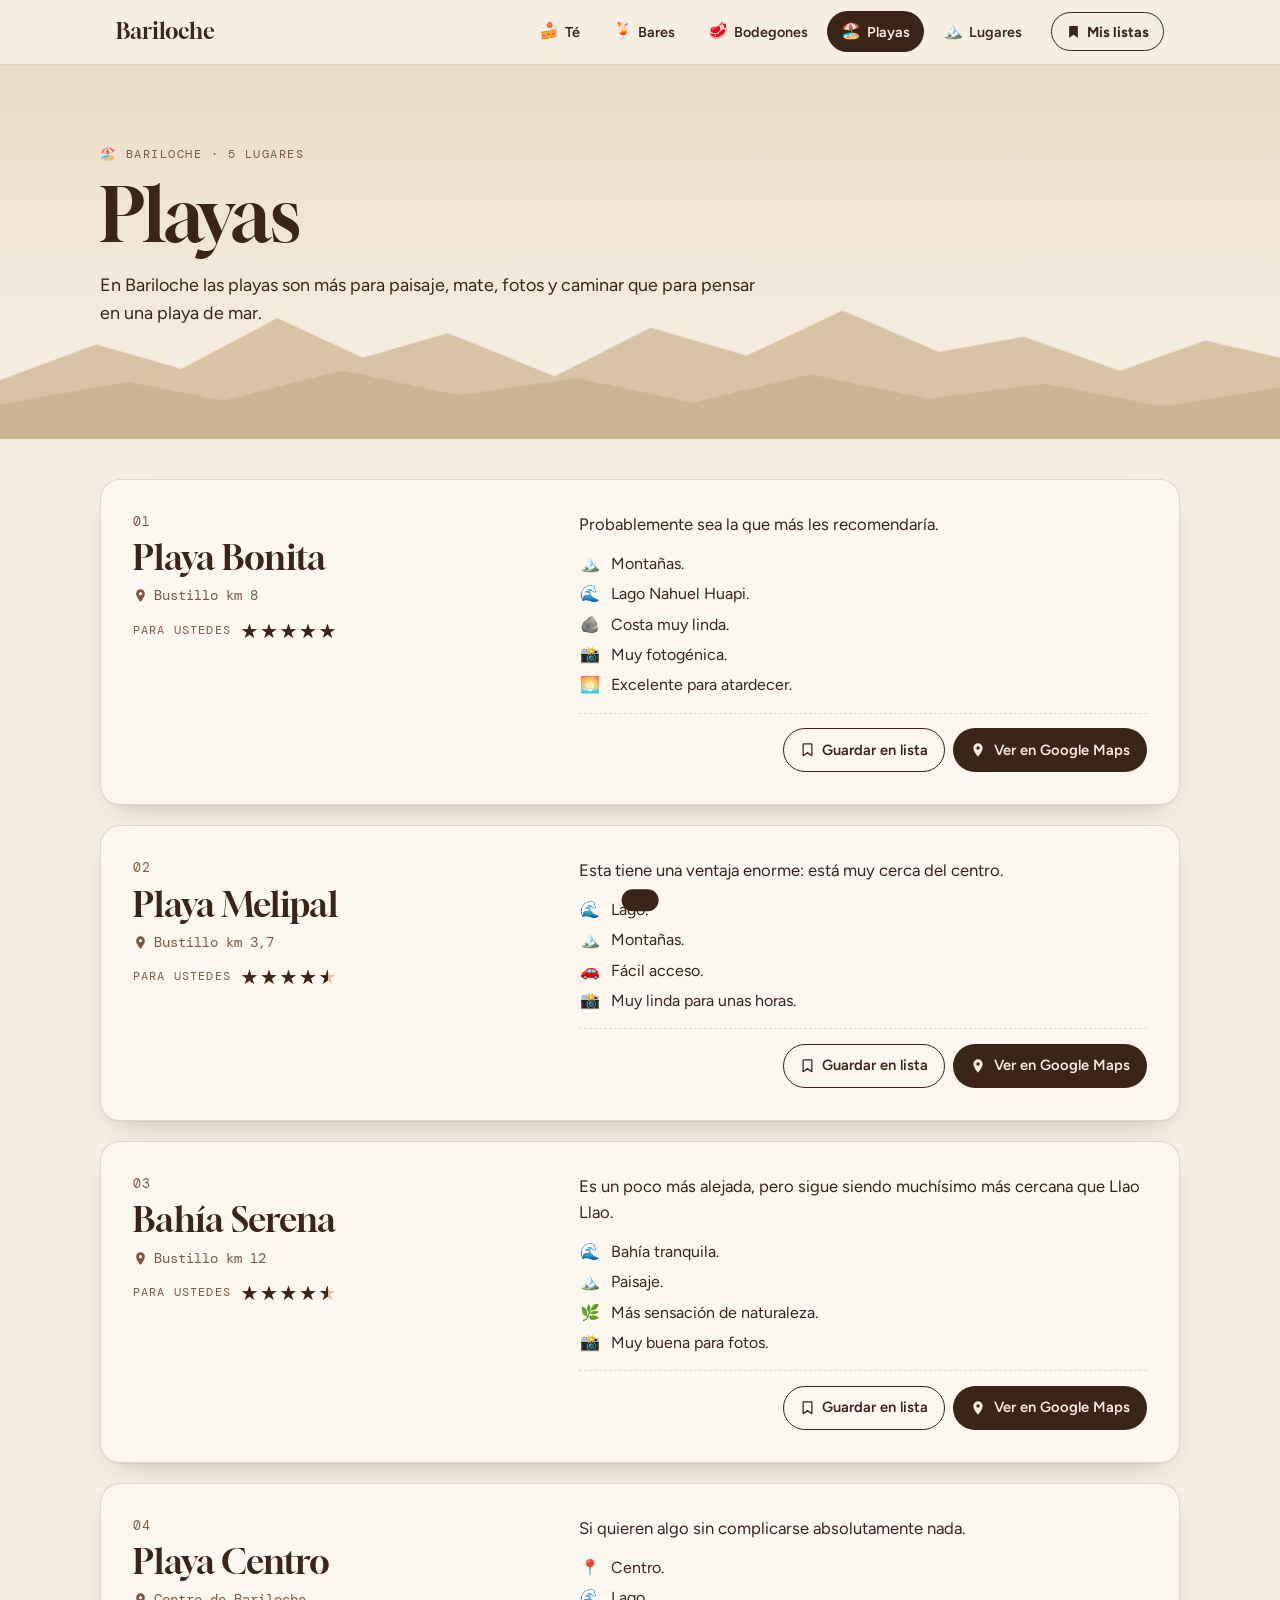
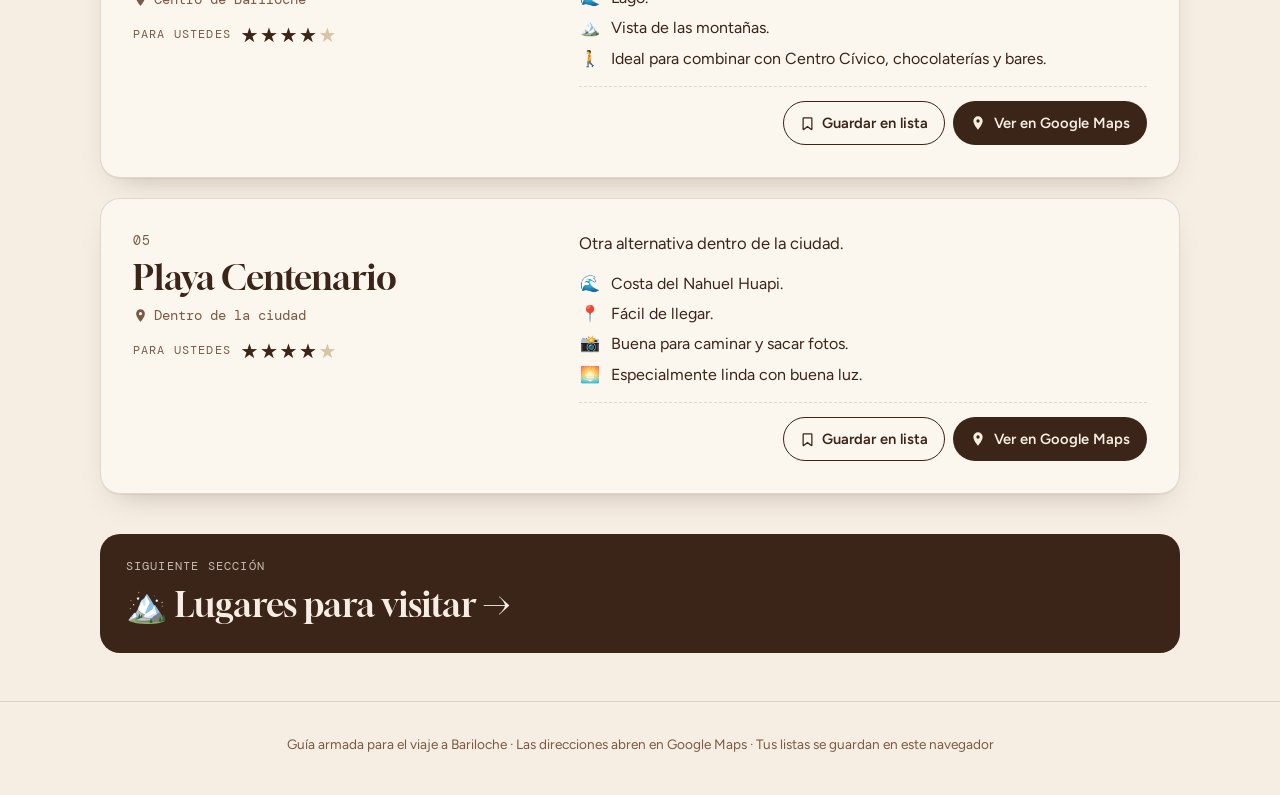
<file: pages/playas.html>
<!doctype html>
<html lang="es">
<head>
<meta charset="utf-8">
<meta name="viewport" content="width=device-width, initial-scale=1, viewport-fit=cover">
<title>Playas · Guía Bariloche</title>
<link rel="preconnect" href="https://fonts.googleapis.com"><link rel="preconnect" href="https://fonts.gstatic.com" crossorigin><link rel="stylesheet" href="https://fonts.googleapis.com/css2?family=Gloock&family=Figtree:wght@400;500;600;700&family=DM+Mono:wght@400;500&display=swap">
<link rel="stylesheet" href="../css/styles.css">
</head>
<body>
<header class="topbar"><nav class="nav" aria-label="Secciones"><div class="nav-top"><a class="brand" href="../index.html">Bariloche</a><a class="nav-lists" href="mis-listas.html"><svg viewBox="0 0 24 24" aria-hidden="true"><path d="M6 3h12a1 1 0 0 1 1 1v17.2a.5.5 0 0 1-.8.4L12 17l-6.2 4.6a.5.5 0 0 1-.8-.4V4a1 1 0 0 1 1-1z"/></svg><span>Mis listas</span><span class="badge" data-lists-count hidden>0</span></a></div><div class="nav-links"><a class="nav-link" href="casas-de-te.html"><span class="nav-emoji" aria-hidden="true">🍰</span>Té</a><a class="nav-link" href="bares.html"><span class="nav-emoji" aria-hidden="true">🍹</span>Bares</a><a class="nav-link" href="bodegones.html"><span class="nav-emoji" aria-hidden="true">🥩</span>Bodegones</a><a class="nav-link is-active" href="playas.html" aria-current="page"><span class="nav-emoji" aria-hidden="true">🏖️</span>Playas</a><a class="nav-link" href="lugares.html"><span class="nav-emoji" aria-hidden="true">🏔️</span>Lugares</a></div></nav></header>
<main class="page" id="top">
<section class="hero hero-section">
  <div class="hero-inner">
    <p class="eyebrow hero-item" style="--d:0"><span aria-hidden="true">🏖️</span> Bariloche · 5 lugares</p>
    <h1 class="hero-title hero-item" style="--d:1">Playas</h1>
    <p class="hero-lead hero-item" style="--d:2">En Bariloche las playas son más para paisaje, mate, fotos y caminar que para pensar en una playa de mar.</p>
    
  </div>
  <svg class="ridge" viewBox="0 0 1200 160" preserveAspectRatio="none" aria-hidden="true">
<path class="ridge-back" d="M0 160 L0 96 L90 58 L170 84 L260 30 L340 72 L420 46 L520 92 L610 40 L700 70 L790 22 L880 66 L960 50 L1050 86 L1130 54 L1200 72 L1200 160 Z"/>
<path class="ridge-front" d="M0 160 L0 122 L120 98 L210 118 L320 86 L430 112 L540 94 L650 120 L760 90 L870 116 L980 100 L1090 124 L1200 104 L1200 160 Z"/>
</svg>
</section>
<section class="list" aria-label="Playas">
<article class="card reveal" style="--i:0" data-place="playas-1">
  <div class="card-head">
    <span class="card-num">01</span>
    <h2 class="card-title">Playa Bonita</h2>
    <p class="card-addr"><svg viewBox="0 0 24 24" aria-hidden="true"><path d="M12 2a7 7 0 0 0-7 7c0 5.2 7 13 7 13s7-7.8 7-13a7 7 0 0 0-7-7zm0 9.5A2.5 2.5 0 1 1 12 6.5a2.5 2.5 0 0 1 0 5z"/></svg>Bustillo km 8</p>
    <div class="rating"><span class="rating-label">Para ustedes</span><span class="stars" role="img" aria-label="5 de 5 estrellas" style="--w:100%"><span class="stars-bg" aria-hidden="true">★★★★★</span><span class="stars-fill" aria-hidden="true">★★★★★</span></span></div>
  </div>
  <div class="card-body">
    <div class="note"><p>Probablemente sea la que más les recomendaría.</p></div>
    <ul class="bullets"><li><span class="b-emo" aria-hidden="true">🏔️</span><span>Montañas.</span></li><li><span class="b-emo" aria-hidden="true">🌊</span><span>Lago Nahuel Huapi.</span></li><li><span class="b-emo" aria-hidden="true">🪨</span><span>Costa muy linda.</span></li><li><span class="b-emo" aria-hidden="true">📸</span><span>Muy fotogénica.</span></li><li><span class="b-emo" aria-hidden="true">🌅</span><span>Excelente para atardecer.</span></li></ul>
    
    <div class="card-foot">
      
      <div class="card-actions">
        <button class="save-btn" type="button" data-save="playas-1" aria-haspopup="dialog">
          <svg viewBox="0 0 24 24" aria-hidden="true"><path d="M6 3h12a1 1 0 0 1 1 1v17.2a.5.5 0 0 1-.8.4L12 17l-6.2 4.6a.5.5 0 0 1-.8-.4V4a1 1 0 0 1 1-1z"/></svg><span class="save-txt">Guardar en lista</span>
        </button>
        <a class="maps-btn" href="https://www.google.com/maps/search/?api=1&amp;query=Playa+Bonita%2C+Bustillo+km+8%2C+San+Carlos+de+Bariloche%2C+R%C3%ADo+Negro" target="_blank" rel="noopener">
          <svg viewBox="0 0 24 24" aria-hidden="true"><path d="M12 2a7 7 0 0 0-7 7c0 5.2 7 13 7 13s7-7.8 7-13a7 7 0 0 0-7-7zm0 9.5A2.5 2.5 0 1 1 12 6.5a2.5 2.5 0 0 1 0 5z"/></svg>
          Ver en Google Maps
        </a>
      </div>
    </div>
  </div>
</article><article class="card reveal" style="--i:1" data-place="playas-2">
  <div class="card-head">
    <span class="card-num">02</span>
    <h2 class="card-title">Playa Melipal</h2>
    <p class="card-addr"><svg viewBox="0 0 24 24" aria-hidden="true"><path d="M12 2a7 7 0 0 0-7 7c0 5.2 7 13 7 13s7-7.8 7-13a7 7 0 0 0-7-7zm0 9.5A2.5 2.5 0 1 1 12 6.5a2.5 2.5 0 0 1 0 5z"/></svg>Bustillo km 3,7</p>
    <div class="rating"><span class="rating-label">Para ustedes</span><span class="stars" role="img" aria-label="4 y media de 5 estrellas" style="--w:90%"><span class="stars-bg" aria-hidden="true">★★★★★</span><span class="stars-fill" aria-hidden="true">★★★★★</span></span></div>
  </div>
  <div class="card-body">
    <div class="note"><p>Esta tiene una ventaja enorme: está muy cerca del centro.</p></div>
    <ul class="bullets"><li><span class="b-emo" aria-hidden="true">🌊</span><span>Lago.</span></li><li><span class="b-emo" aria-hidden="true">🏔️</span><span>Montañas.</span></li><li><span class="b-emo" aria-hidden="true">🚗</span><span>Fácil acceso.</span></li><li><span class="b-emo" aria-hidden="true">📸</span><span>Muy linda para unas horas.</span></li></ul>
    
    <div class="card-foot">
      
      <div class="card-actions">
        <button class="save-btn" type="button" data-save="playas-2" aria-haspopup="dialog">
          <svg viewBox="0 0 24 24" aria-hidden="true"><path d="M6 3h12a1 1 0 0 1 1 1v17.2a.5.5 0 0 1-.8.4L12 17l-6.2 4.6a.5.5 0 0 1-.8-.4V4a1 1 0 0 1 1-1z"/></svg><span class="save-txt">Guardar en lista</span>
        </button>
        <a class="maps-btn" href="https://www.google.com/maps/search/?api=1&amp;query=Playa+Melipal%2C+Bustillo+km+3%2C7%2C+San+Carlos+de+Bariloche%2C+R%C3%ADo+Negro" target="_blank" rel="noopener">
          <svg viewBox="0 0 24 24" aria-hidden="true"><path d="M12 2a7 7 0 0 0-7 7c0 5.2 7 13 7 13s7-7.8 7-13a7 7 0 0 0-7-7zm0 9.5A2.5 2.5 0 1 1 12 6.5a2.5 2.5 0 0 1 0 5z"/></svg>
          Ver en Google Maps
        </a>
      </div>
    </div>
  </div>
</article><article class="card reveal" style="--i:2" data-place="playas-3">
  <div class="card-head">
    <span class="card-num">03</span>
    <h2 class="card-title">Bahía Serena</h2>
    <p class="card-addr"><svg viewBox="0 0 24 24" aria-hidden="true"><path d="M12 2a7 7 0 0 0-7 7c0 5.2 7 13 7 13s7-7.8 7-13a7 7 0 0 0-7-7zm0 9.5A2.5 2.5 0 1 1 12 6.5a2.5 2.5 0 0 1 0 5z"/></svg>Bustillo km 12</p>
    <div class="rating"><span class="rating-label">Para ustedes</span><span class="stars" role="img" aria-label="4 y media de 5 estrellas" style="--w:90%"><span class="stars-bg" aria-hidden="true">★★★★★</span><span class="stars-fill" aria-hidden="true">★★★★★</span></span></div>
  </div>
  <div class="card-body">
    <div class="note"><p>Es un poco más alejada, pero sigue siendo muchísimo más cercana que Llao Llao.</p></div>
    <ul class="bullets"><li><span class="b-emo" aria-hidden="true">🌊</span><span>Bahía tranquila.</span></li><li><span class="b-emo" aria-hidden="true">🏔️</span><span>Paisaje.</span></li><li><span class="b-emo" aria-hidden="true">🌿</span><span>Más sensación de naturaleza.</span></li><li><span class="b-emo" aria-hidden="true">📸</span><span>Muy buena para fotos.</span></li></ul>
    
    <div class="card-foot">
      
      <div class="card-actions">
        <button class="save-btn" type="button" data-save="playas-3" aria-haspopup="dialog">
          <svg viewBox="0 0 24 24" aria-hidden="true"><path d="M6 3h12a1 1 0 0 1 1 1v17.2a.5.5 0 0 1-.8.4L12 17l-6.2 4.6a.5.5 0 0 1-.8-.4V4a1 1 0 0 1 1-1z"/></svg><span class="save-txt">Guardar en lista</span>
        </button>
        <a class="maps-btn" href="https://www.google.com/maps/search/?api=1&amp;query=Bah%C3%ADa+Serena%2C+Bustillo+km+12%2C+San+Carlos+de+Bariloche%2C+R%C3%ADo+Negro" target="_blank" rel="noopener">
          <svg viewBox="0 0 24 24" aria-hidden="true"><path d="M12 2a7 7 0 0 0-7 7c0 5.2 7 13 7 13s7-7.8 7-13a7 7 0 0 0-7-7zm0 9.5A2.5 2.5 0 1 1 12 6.5a2.5 2.5 0 0 1 0 5z"/></svg>
          Ver en Google Maps
        </a>
      </div>
    </div>
  </div>
</article><article class="card reveal" style="--i:3" data-place="playas-4">
  <div class="card-head">
    <span class="card-num">04</span>
    <h2 class="card-title">Playa Centro</h2>
    <p class="card-addr"><svg viewBox="0 0 24 24" aria-hidden="true"><path d="M12 2a7 7 0 0 0-7 7c0 5.2 7 13 7 13s7-7.8 7-13a7 7 0 0 0-7-7zm0 9.5A2.5 2.5 0 1 1 12 6.5a2.5 2.5 0 0 1 0 5z"/></svg>Centro de Bariloche</p>
    <div class="rating"><span class="rating-label">Para ustedes</span><span class="stars" role="img" aria-label="4 de 5 estrellas" style="--w:80%"><span class="stars-bg" aria-hidden="true">★★★★★</span><span class="stars-fill" aria-hidden="true">★★★★★</span></span></div>
  </div>
  <div class="card-body">
    <div class="note"><p>Si quieren algo sin complicarse absolutamente nada.</p></div>
    <ul class="bullets"><li><span class="b-emo" aria-hidden="true">📍</span><span>Centro.</span></li><li><span class="b-emo" aria-hidden="true">🌊</span><span>Lago.</span></li><li><span class="b-emo" aria-hidden="true">🏔️</span><span>Vista de las montañas.</span></li><li><span class="b-emo" aria-hidden="true">🚶</span><span>Ideal para combinar con Centro Cívico, chocolaterías y bares.</span></li></ul>
    
    <div class="card-foot">
      
      <div class="card-actions">
        <button class="save-btn" type="button" data-save="playas-4" aria-haspopup="dialog">
          <svg viewBox="0 0 24 24" aria-hidden="true"><path d="M6 3h12a1 1 0 0 1 1 1v17.2a.5.5 0 0 1-.8.4L12 17l-6.2 4.6a.5.5 0 0 1-.8-.4V4a1 1 0 0 1 1-1z"/></svg><span class="save-txt">Guardar en lista</span>
        </button>
        <a class="maps-btn" href="https://www.google.com/maps/search/?api=1&amp;query=Playa+Centro%2C+San+Carlos+de+Bariloche%2C+R%C3%ADo+Negro" target="_blank" rel="noopener">
          <svg viewBox="0 0 24 24" aria-hidden="true"><path d="M12 2a7 7 0 0 0-7 7c0 5.2 7 13 7 13s7-7.8 7-13a7 7 0 0 0-7-7zm0 9.5A2.5 2.5 0 1 1 12 6.5a2.5 2.5 0 0 1 0 5z"/></svg>
          Ver en Google Maps
        </a>
      </div>
    </div>
  </div>
</article><article class="card reveal" style="--i:4" data-place="playas-5">
  <div class="card-head">
    <span class="card-num">05</span>
    <h2 class="card-title">Playa Centenario</h2>
    <p class="card-addr"><svg viewBox="0 0 24 24" aria-hidden="true"><path d="M12 2a7 7 0 0 0-7 7c0 5.2 7 13 7 13s7-7.8 7-13a7 7 0 0 0-7-7zm0 9.5A2.5 2.5 0 1 1 12 6.5a2.5 2.5 0 0 1 0 5z"/></svg>Dentro de la ciudad</p>
    <div class="rating"><span class="rating-label">Para ustedes</span><span class="stars" role="img" aria-label="4 de 5 estrellas" style="--w:80%"><span class="stars-bg" aria-hidden="true">★★★★★</span><span class="stars-fill" aria-hidden="true">★★★★★</span></span></div>
  </div>
  <div class="card-body">
    <div class="note"><p>Otra alternativa dentro de la ciudad.</p></div>
    <ul class="bullets"><li><span class="b-emo" aria-hidden="true">🌊</span><span>Costa del Nahuel Huapi.</span></li><li><span class="b-emo" aria-hidden="true">📍</span><span>Fácil de llegar.</span></li><li><span class="b-emo" aria-hidden="true">📸</span><span>Buena para caminar y sacar fotos.</span></li><li><span class="b-emo" aria-hidden="true">🌅</span><span>Especialmente linda con buena luz.</span></li></ul>
    
    <div class="card-foot">
      
      <div class="card-actions">
        <button class="save-btn" type="button" data-save="playas-5" aria-haspopup="dialog">
          <svg viewBox="0 0 24 24" aria-hidden="true"><path d="M6 3h12a1 1 0 0 1 1 1v17.2a.5.5 0 0 1-.8.4L12 17l-6.2 4.6a.5.5 0 0 1-.8-.4V4a1 1 0 0 1 1-1z"/></svg><span class="save-txt">Guardar en lista</span>
        </button>
        <a class="maps-btn" href="https://www.google.com/maps/search/?api=1&amp;query=Playa+Centenario%2C+San+Carlos+de+Bariloche%2C+R%C3%ADo+Negro" target="_blank" rel="noopener">
          <svg viewBox="0 0 24 24" aria-hidden="true"><path d="M12 2a7 7 0 0 0-7 7c0 5.2 7 13 7 13s7-7.8 7-13a7 7 0 0 0-7-7zm0 9.5A2.5 2.5 0 1 1 12 6.5a2.5 2.5 0 0 1 0 5z"/></svg>
          Ver en Google Maps
        </a>
      </div>
    </div>
  </div>
</article>
</section>
<a class="next reveal" href="lugares.html"><span class="next-label">Siguiente sección</span><span class="next-name"><span aria-hidden="true">🏔️</span> Lugares para visitar →</span></a>
</main>
<footer class="foot"><p>Guía armada para el viaje a Bariloche · Las direcciones abren en Google Maps · Tus listas se guardan en este navegador</p></footer>
<div class="sheet" id="sheet" hidden>
  <div class="sheet-backdrop" data-close></div>
  <div class="sheet-panel" role="dialog" aria-modal="true" aria-labelledby="sheet-title">
    <div class="sheet-head">
      <div class="sheet-heading">
        <p class="sheet-eyebrow">Guardar en lista</p>
        <h2 class="sheet-title" id="sheet-title">Lugar</h2>
      </div>
      <button class="icon-btn" type="button" data-close aria-label="Cerrar">×</button>
    </div>
    <div class="sheet-lists" id="sheet-lists"></div>
    <form class="inline-form" id="sheet-form" autocomplete="off">
      <label class="sr-only" for="sheet-new">Nombre de la nueva lista</label>
      <input class="text-input" id="sheet-new" name="sheet-new" maxlength="40" placeholder="Nueva lista, por ejemplo Día 1">
      <button class="btn-solid" type="submit">Crear y agregar</button>
    </form>
    <a class="sheet-link" href="mis-listas.html">Ver mis listas →</a>
  </div>
</div>
<div class="toast" id="toast" role="status" aria-live="polite"></div>
<script src="../js/places.js"></script>
<script src="../js/main.js"></script>
<script src="../js/listas.js"></script>
</body>
</html>
</file>
<file: css/styles.css>
@charset "UTF-8";
/* Layout: refugio de montaña — hero con cordillera dibujada, columna central de fichas tipo carta de casa de té, nav fija de 5 secciones */
:root {
  --cream: #F6EEE3;
  --surface: #FBF6EE;
  --beige: #D8C3A5;
  --beige-soft: #EADCC6;
  --choco: #3B2418;
  --muted: #7A5A45;
  --line: rgba(59, 36, 24, .14);
  --btn-bg: #3B2418;
  --btn-fg: #F6EEE3;
  --ridge-back: #D8C3A5;
  --ridge-front: #C4A884;
  --shadow: 0 1px 0 rgba(59,36,24,.06), 0 14px 32px -18px rgba(59,36,24,.35);
  --display: "Gloock", "Georgia", "Times New Roman", serif;
  --body: "Figtree", system-ui, -apple-system, "Segoe UI", sans-serif;
  --mono: "DM Mono", ui-monospace, "SFMono-Regular", Menlo, monospace;
  --ease: cubic-bezier(.2, .7, .2, 1);
}

@media (prefers-color-scheme: dark) {
  :root:not([data-theme=light]) {
    --cream: #1F130D;
    --surface: #2B1B13;
    --beige: #C9AE8A;
    --beige-soft: #3A281E;
    --choco: #F3E7D7;
    --muted: #C4AA90;
    --line: rgba(243, 231, 215, .14);
    --btn-bg: #D8C3A5;
    --btn-fg: #2B1B13;
    --ridge-back: #3A281E;
    --ridge-front: #4A3426;
    --shadow: 0 1px 0 rgba(0,0,0,.2), 0 16px 34px -18px rgba(0,0,0,.7);
    color-scheme: dark;
  }
}
:root[data-theme=dark] {
  --cream: #1F130D;
  --surface: #2B1B13;
  --beige: #C9AE8A;
  --beige-soft: #3A281E;
  --choco: #F3E7D7;
  --muted: #C4AA90;
  --line: rgba(243, 231, 215, .14);
  --btn-bg: #D8C3A5;
  --btn-fg: #2B1B13;
  --ridge-back: #3A281E;
  --ridge-front: #4A3426;
  --shadow: 0 1px 0 rgba(0,0,0,.2), 0 16px 34px -18px rgba(0,0,0,.7);
  color-scheme: dark;
}

* {
  box-sizing: border-box;
}

/* Sin esto, cualquier elemento con display propio (flex, grid…) ignora el atributo hidden */
[hidden] {
  display: none !important;
}

html {
  scroll-behavior: smooth;
}

body {
  margin: 0;
  background: var(--cream);
  color: var(--choco);
  font-family: var(--body);
  font-size: 1rem;
  line-height: 1.55;
  -webkit-font-smoothing: antialiased;
  animation: page-in 0.45s var(--ease) both;
}

body.leaving {
  opacity: 0;
  transform: translateY(-6px);
  transition: opacity 0.25s ease, transform 0.25s ease;
}

@keyframes page-in {
  from {
    opacity: 0;
  }
  to {
    opacity: 1;
  }
}
a {
  color: inherit;
}

:focus-visible {
  outline: 2px solid var(--muted);
  outline-offset: 3px;
  border-radius: 6px;
}

/* Nav */
.topbar {
  position: sticky;
  top: env(safe-area-inset-top, 0px);
  z-index: 10;
  background: color-mix(in srgb, var(--cream) 86%, transparent);
  backdrop-filter: blur(10px);
  -webkit-backdrop-filter: blur(10px);
  border-bottom: 1px solid var(--line);
}

.nav {
  max-width: 1080px;
  margin: 0 auto;
  padding: 0.7rem 16px;
  display: flex;
  align-items: center;
  gap: 1rem;
}

.brand {
  font-family: var(--display);
  font-size: 1.35rem;
  text-decoration: none;
  flex-shrink: 0;
}

.nav-links {
  display: flex;
  gap: 0.35rem;
  overflow-x: auto;
  scrollbar-width: none;
  margin-left: auto;
  min-width: 0;
}

.nav-links::-webkit-scrollbar {
  display: none;
}

.nav-link {
  display: inline-flex;
  align-items: center;
  gap: 0.35rem;
  white-space: nowrap;
  text-decoration: none;
  font-weight: 600;
  font-size: 0.9rem;
  padding: 0.45rem 0.8rem;
  border-radius: 999px;
  border: 1px solid transparent;
  transition: background 0.2s, border-color 0.2s, transform 0.2s var(--ease);
}

.nav-link:hover {
  background: var(--beige-soft);
  transform: translateY(-1px);
}

.nav-link.is-active {
  background: var(--btn-bg);
  color: var(--btn-fg);
}

.nav-emoji {
  font-size: 1rem;
}

.nav-top {
  display: contents;
}

.brand {
  order: 0;
}

.nav-links {
  order: 1;
}

.nav-lists {
  order: 2;
  display: inline-flex;
  align-items: center;
  gap: 0.4rem;
  flex-shrink: 0;
  text-decoration: none;
  font-weight: 700;
  font-size: 0.9rem;
  padding: 0.45rem 0.85rem;
  border-radius: 999px;
  border: 1.5px solid var(--choco);
  transition: background 0.2s, color 0.2s, transform 0.2s var(--ease);
}

.nav-lists svg {
  width: 15px;
  height: 15px;
  fill: currentColor;
}

.nav-lists:hover {
  transform: translateY(-1px);
  background: var(--beige-soft);
}

.nav-lists.is-active {
  background: var(--btn-bg);
  color: var(--btn-fg);
  border-color: var(--btn-bg);
}

.badge {
  min-width: 1.35rem;
  height: 1.35rem;
  padding: 0 0.35rem;
  display: inline-grid;
  place-items: center;
  border-radius: 999px;
  font-size: 0.72rem;
  font-family: var(--mono);
  background: var(--btn-bg);
  color: var(--btn-fg);
  font-variant-numeric: tabular-nums;
}

.nav-lists.is-active .badge {
  background: var(--btn-fg);
  color: var(--btn-bg);
}

.badge.bump {
  animation: bump 0.45s var(--ease);
}

@keyframes bump {
  40% {
    transform: scale(1.35);
  }
}
@media (max-width: 920px) {
  .nav {
    gap: 0.6rem;
  }
  .nav-link {
    padding: 0.45rem 0.55rem;
    font-size: 0.85rem;
  }
}
/* Celular y tablet chica: marca + Mis listas arriba, y las 5 secciones en una grilla que siempre entra */
@media (max-width: 760px) {
  .nav {
    flex-direction: column;
    align-items: stretch;
    gap: 0.45rem;
    padding-block: 0.55rem 0.5rem;
  }
  .nav-top {
    display: flex;
    align-items: center;
    justify-content: space-between;
    gap: 0.75rem;
  }
  .brand {
    font-size: 1.25rem;
  }
  .nav-lists {
    font-size: 0.82rem;
    padding: 0.35rem 0.7rem;
  }
  .nav-links {
    display: grid;
    grid-template-columns: repeat(5, minmax(0, 1fr));
    gap: 0.25rem;
    margin: 0;
    overflow: visible;
  }
  .nav-link {
    flex-direction: column;
    gap: 0.15rem;
    padding: 0.4rem 0.15rem;
    border-radius: 12px;
    font-size: 0.72rem;
    line-height: 1.1;
    text-align: center;
    min-width: 0;
  }
  .nav-emoji {
    font-size: 1.15rem;
  }
}
/* Page + hero */
.page {
  padding-inline: 16px;
}

.hero {
  position: relative;
  margin: 0 -16px;
  padding: clamp(2.5rem, 7vw, 5rem) 16px 0;
  background: linear-gradient(180deg, var(--beige-soft), var(--cream) 85%);
  overflow: hidden;
}

.hero-inner {
  max-width: 1080px;
  margin: 0 auto;
  position: relative;
  z-index: 1;
  padding-bottom: clamp(4rem, 9vw, 7rem);
}

.eyebrow {
  font-family: var(--mono);
  font-size: 0.78rem;
  letter-spacing: 0.12em;
  text-transform: uppercase;
  color: var(--muted);
  margin: 0 0 0.9rem;
}

.hero-title {
  font-family: var(--display);
  font-weight: 400;
  font-size: clamp(2.6rem, 8vw, 4.6rem);
  line-height: 1;
  margin: 0;
  text-wrap: balance;
  letter-spacing: -0.01em;
}

.hero-title.big {
  font-size: clamp(3rem, 11vw, 6.6rem);
}

.hero-title em {
  font-style: italic;
  color: var(--muted);
}

.hero-lead {
  max-width: 60ch;
  font-size: 1.12rem;
  margin: 1.2rem 0 0;
  color: var(--choco);
  opacity: 0.88;
}

.hero-item {
  animation: rise 0.8s var(--ease) both;
  animation-delay: calc(var(--d, 0) * 0.12s + 0.1s);
}

@keyframes rise {
  from {
    opacity: 0;
    transform: translateY(18px);
  }
  to {
    opacity: 1;
    transform: none;
  }
}
.ridge {
  position: absolute;
  left: 0;
  right: 0;
  bottom: -1px;
  width: 100%;
  height: clamp(70px, 12vw, 150px);
}

.ridge-back {
  fill: var(--ridge-back);
  animation: drift 1.4s var(--ease) both;
}

.ridge-front {
  fill: var(--ridge-front);
  opacity: 0.55;
  animation: drift 1.4s 0.15s var(--ease) both;
}

@keyframes drift {
  from {
    transform: translateY(30px);
    opacity: 0;
  }
  to {
    transform: none;
  }
}
.picks {
  display: grid;
  gap: 0.75rem;
  margin-top: 1.8rem;
  max-width: 720px;
}

.pick {
  background: var(--surface);
  border: 1px solid var(--line);
  border-radius: 14px;
  padding: 0.9rem 1.1rem;
}

.pick p {
  margin: 0.2rem 0 0;
}

.pick-label, .tile-top-label, .rating-label {
  font-family: var(--mono);
  font-size: 0.72rem;
  letter-spacing: 0.1em;
  text-transform: uppercase;
  color: var(--muted);
}

/* Cards list */
.list {
  max-width: 1080px;
  margin: 0 auto;
  padding-block: 2.5rem 1rem;
  display: grid;
  gap: 1.25rem;
}

.card {
  display: grid;
  grid-template-columns: minmax(0, 5fr) minmax(0, 7fr);
  gap: 1.5rem 2.5rem;
  background: var(--surface);
  border: 1px solid var(--line);
  border-radius: 20px;
  padding: clamp(1.25rem, 3vw, 2rem);
  box-shadow: var(--shadow);
  transition: transform 0.35s var(--ease), box-shadow 0.35s var(--ease);
}

.card:hover {
  transform: translateY(-3px);
}

@media (max-width: 760px) {
  .card {
    grid-template-columns: minmax(0, 1fr);
    gap: 1rem;
  }
}
.card-head {
  display: flex;
  flex-direction: column;
  gap: 0.55rem;
  min-width: 0;
}

.card-num {
  font-family: var(--mono);
  font-size: 0.8rem;
  color: var(--muted);
  letter-spacing: 0.08em;
}

.card-title {
  font-family: var(--display);
  font-weight: 400;
  font-size: clamp(1.6rem, 3.4vw, 2.1rem);
  line-height: 1.08;
  margin: 0;
  text-wrap: balance;
}

.card-addr {
  display: flex;
  align-items: center;
  gap: 0.4rem;
  margin: 0;
  font-family: var(--mono);
  font-size: 0.86rem;
  color: var(--muted);
}

.card-addr svg {
  width: 15px;
  height: 15px;
  fill: currentColor;
  flex-shrink: 0;
}

.rating {
  display: flex;
  flex-wrap: wrap;
  align-items: center;
  gap: 0.35rem 0.6rem;
  margin-top: 0.35rem;
}

.stars {
  position: relative;
  display: inline-block;
  font-size: 1.25rem;
  line-height: 1;
  letter-spacing: 0.08em;
}

.stars-bg {
  color: var(--beige);
}

.stars-fill {
  position: absolute;
  inset: 0 auto 0 0;
  width: var(--w);
  overflow: hidden;
  white-space: nowrap;
  color: var(--btn-bg);
  transition: width 1.1s var(--ease) 0.25s;
}

.reveal:not(.pending):not(.shown) .stars-fill {
  animation: fill-stars 1.2s 0.5s var(--ease) both;
}

@keyframes fill-stars {
  from {
    width: 0;
  }
  to {
    width: var(--w);
  }
}
.stars-note {
  font-size: 0.85rem;
  color: var(--muted);
}

.card-body {
  display: flex;
  flex-direction: column;
  gap: 0.9rem;
  min-width: 0;
}

.note p {
  margin: 0;
  font-size: 1.04rem;
}

.note p + p {
  margin-top: 0.4rem;
}

.bullets {
  list-style: none;
  padding: 0;
  margin: 0;
  display: grid;
  gap: 0.35rem;
}

.bullets li {
  display: flex;
  gap: 0.6rem;
  align-items: baseline;
}

.b-emo {
  width: 1.4rem;
  flex-shrink: 0;
  text-align: center;
}

.after {
  margin: 0;
  font-size: 0.95rem;
  color: var(--muted);
}

.card-foot {
  display: flex;
  flex-wrap: wrap;
  align-items: center;
  justify-content: space-between;
  gap: 0.75rem;
  margin-top: auto;
  padding-top: 0.9rem;
  border-top: 1px dashed var(--line);
}

.google {
  font-family: var(--mono);
  font-size: 0.8rem;
  color: var(--muted);
  font-variant-numeric: tabular-nums;
}

.maps-btn {
  display: inline-flex;
  align-items: center;
  gap: 0.5rem;
  background: var(--btn-bg);
  color: var(--btn-fg);
  text-decoration: none;
  font-weight: 600;
  font-size: 0.92rem;
  padding: 0.65rem 1.05rem;
  border-radius: 999px;
  transition: transform 0.25s var(--ease), box-shadow 0.25s var(--ease);
}

.maps-btn svg {
  width: 16px;
  height: 16px;
  fill: currentColor;
  transition: transform 0.3s var(--ease);
}

.maps-btn:hover {
  transform: translateY(-2px);
  box-shadow: 0 10px 20px -10px var(--choco);
}

.maps-btn:hover svg {
  transform: translateY(-2px) scale(1.1);
}

/* Next section */
.next {
  display: flex;
  flex-direction: column;
  gap: 0.2rem;
  max-width: 1080px;
  margin: 1.5rem auto 3rem;
  padding: 1.4rem 1.6rem;
  border-radius: 20px;
  background: var(--btn-bg);
  color: var(--btn-fg);
  text-decoration: none;
  transition: transform 0.3s var(--ease);
}

.next:hover {
  transform: translateY(-3px);
}

.next-label {
  font-family: var(--mono);
  font-size: 0.75rem;
  letter-spacing: 0.1em;
  text-transform: uppercase;
  opacity: 0.75;
}

.next-name {
  font-family: var(--display);
  font-size: clamp(1.5rem, 4vw, 2.1rem);
}

/* Index tiles */
.tiles {
  max-width: 1080px;
  margin: 0 auto;
  padding-block: 2.5rem 3.5rem;
  display: grid;
  grid-template-columns: repeat(3, minmax(0, 1fr));
  gap: 1.1rem;
}

@media (max-width: 860px) {
  .tiles {
    grid-template-columns: repeat(2, minmax(0, 1fr));
  }
}
@media (max-width: 540px) {
  .tiles {
    grid-template-columns: minmax(0, 1fr);
  }
}
.tile {
  display: flex;
  flex-direction: column;
  gap: 0.5rem;
  text-decoration: none;
  background: var(--surface);
  border: 1px solid var(--line);
  border-radius: 22px;
  padding: 1.4rem;
  box-shadow: var(--shadow);
  min-width: 0;
  transition: transform 0.35s var(--ease), background 0.35s var(--ease), color 0.35s var(--ease);
}

.tile-emoji {
  display: grid;
  place-items: center;
  width: 3.4rem;
  height: 3.4rem;
  margin-bottom: 0.35rem;
  font-size: 2rem;
  line-height: 1;
  border-radius: 16px;
  background: var(--beige-soft);
  transform-origin: 50% 50%;
  transition: transform 0.45s var(--ease), background 0.35s var(--ease);
}

.tile-count {
  font-family: var(--mono);
  font-size: 0.75rem;
  letter-spacing: 0.1em;
  text-transform: uppercase;
  color: var(--muted);
}

.tile-name {
  font-family: var(--display);
  font-size: 1.8rem;
  line-height: 1.05;
}

.tile-lead {
  font-size: 0.95rem;
  opacity: 0.85;
  display: -webkit-box;
  -webkit-line-clamp: 3;
  -webkit-box-orient: vertical;
  overflow: hidden;
}

.tile-top {
  font-size: 0.9rem;
  display: flex;
  flex-direction: column;
  gap: 0.15rem;
  padding-top: 0.6rem;
  border-top: 1px dashed var(--line);
  margin-top: auto;
}

.tile-go {
  font-weight: 700;
  font-size: 0.92rem;
  margin-top: 0.3rem;
  transition: transform 0.3s var(--ease);
}

.tile:hover {
  transform: translateY(-5px);
  background: var(--btn-bg);
  color: var(--btn-fg);
}

.tile:hover .tile-count, .tile:hover .tile-top-label {
  color: inherit;
  opacity: 0.75;
}

.tile:hover .tile-emoji {
  transform: rotate(-6deg) scale(1.06);
  background: var(--beige);
}

.tile:hover .tile-go {
  transform: translateX(6px);
}

/* ---------- Listas ---------- */
.sr-only {
  position: absolute;
  width: 1px;
  height: 1px;
  padding: 0;
  margin: -1px;
  overflow: hidden;
  clip: rect(0 0 0 0);
  white-space: nowrap;
  border: 0;
}

body.no-scroll {
  overflow: hidden;
}

.tile-lists {
  border: 1.5px dashed var(--muted);
  background: transparent;
  box-shadow: none;
}

/* Botones base */
.btn-solid, .btn-ghost, .btn-danger, .chip-btn, .save-btn, .icon-btn {
  font: inherit;
  cursor: pointer;
  text-decoration: none;
  display: inline-flex;
  align-items: center;
  justify-content: center;
  gap: 0.45rem;
  transition: transform 0.2s var(--ease), background 0.2s, color 0.2s, border-color 0.2s, opacity 0.2s;
}

.btn-solid {
  background: var(--btn-bg);
  color: var(--btn-fg);
  border: 0;
  border-radius: 999px;
  padding: 0.7rem 1.1rem;
  font-weight: 700;
  font-size: 0.92rem;
  white-space: nowrap;
}

.btn-ghost {
  background: transparent;
  color: var(--choco);
  border: 1.5px solid var(--line);
  border-radius: 999px;
  padding: 0.65rem 1.05rem;
  font-weight: 600;
  font-size: 0.92rem;
}

.btn-danger {
  background: #9A3B2A;
  color: #FBF1EA;
  border: 0;
  border-radius: 999px;
  padding: 0.7rem 1.1rem;
  font-weight: 700;
  font-size: 0.92rem;
}

.btn-solid:hover, .btn-ghost:hover, .btn-danger:hover {
  transform: translateY(-1px);
}

.btn-ghost:hover {
  border-color: var(--choco);
}

.text-input {
  flex: 1 1 14rem;
  min-width: 0;
  font: inherit;
  font-size: 1rem;
  color: var(--choco);
  background: var(--surface);
  border: 1.5px solid var(--line);
  border-radius: 999px;
  padding: 0.7rem 1.05rem;
  transition: border-color 0.2s, box-shadow 0.2s;
}

.text-input::placeholder {
  color: var(--muted);
  opacity: 0.8;
}

.text-input:focus {
  outline: none;
  border-color: var(--choco);
  box-shadow: 0 0 0 4px color-mix(in srgb, var(--beige) 55%, transparent);
}

.text-input.mono {
  font-family: var(--mono);
  font-size: 0.82rem;
}

.inline-form {
  display: flex;
  flex-wrap: wrap;
  gap: 0.5rem;
  align-items: center;
}

/* Botón Guardar en las tarjetas */
.card-actions {
  display: flex;
  flex-wrap: wrap;
  gap: 0.5rem;
  margin-left: auto;
}

.save-btn {
  background: transparent;
  color: var(--choco);
  border: 1.5px solid var(--choco);
  border-radius: 999px;
  padding: 0.6rem 1rem;
  font-weight: 600;
  font-size: 0.92rem;
}

.save-btn svg {
  width: 15px;
  height: 15px;
  fill: transparent;
  stroke: currentColor;
  stroke-width: 2;
  transition: fill 0.25s, transform 0.35s var(--ease);
}

.save-btn:hover {
  transform: translateY(-2px);
  background: var(--beige-soft);
}

.save-btn.is-saved {
  background: var(--beige);
  border-color: var(--beige);
  color: #3B2418;
}

.save-btn.is-saved svg {
  fill: currentColor;
  animation: pop 0.4s var(--ease);
}

@keyframes pop {
  50% {
    transform: scale(1.35);
  }
}
/* Panel inferior (bottom sheet) */
.sheet {
  position: fixed;
  inset: 0;
  z-index: 50;
  display: flex;
  align-items: flex-end;
  justify-content: center;
}

.sheet:not(.open) {
  pointer-events: none;
}

.sheet-backdrop {
  position: absolute;
  inset: 0;
  background: rgba(28, 16, 10, 0.45);
  opacity: 0;
  transition: opacity 0.25s ease;
}

.sheet-panel {
  position: relative;
  width: min(520px, 100%);
  max-height: 85vh;
  overflow-y: auto;
  background: var(--surface);
  color: var(--choco);
  border-radius: 24px 24px 0 0;
  padding: 1.3rem 1.25rem calc(1.3rem + env(safe-area-inset-bottom, 0px));
  display: flex;
  flex-direction: column;
  gap: 1rem;
  box-shadow: 0 -20px 50px -20px rgba(0, 0, 0, 0.45);
  transform: translateY(100%);
  transition: transform 0.32s var(--ease);
}

.sheet.open .sheet-backdrop {
  opacity: 1;
}

.sheet.open .sheet-panel {
  transform: none;
}

@media (min-width: 700px) {
  .sheet {
    align-items: center;
    padding: 16px;
  }
  .sheet-panel {
    border-radius: 24px;
    transform: translateY(24px) scale(0.97);
    opacity: 0;
    transition: transform 0.32s var(--ease), opacity 0.25s;
  }
  .sheet.open .sheet-panel {
    opacity: 1;
  }
}
.sheet-head {
  display: flex;
  align-items: flex-start;
  justify-content: space-between;
  gap: 1rem;
}

.sheet-heading {
  min-width: 0;
}

.sheet-eyebrow, .import-eyebrow {
  margin: 0;
  font-family: var(--mono);
  font-size: 0.72rem;
  letter-spacing: 0.1em;
  text-transform: uppercase;
  color: var(--muted);
}

.sheet-title {
  margin: 0.2rem 0 0;
  font-family: var(--display);
  font-weight: 400;
  font-size: 1.6rem;
  line-height: 1.1;
  text-wrap: balance;
}

.sheet-lists {
  display: grid;
  gap: 0.4rem;
}

.sheet-empty {
  margin: 0;
  color: var(--muted);
}

.sheet-row {
  display: flex;
  align-items: center;
  gap: 0.75rem;
  width: 100%;
  font: inherit;
  color: inherit;
  text-align: left;
  cursor: pointer;
  background: var(--cream);
  border: 1.5px solid var(--line);
  border-radius: 14px;
  padding: 0.75rem 0.9rem;
  transition: border-color 0.2s, background 0.2s, transform 0.2s var(--ease);
}

.sheet-row:hover {
  border-color: var(--muted);
  transform: translateX(3px);
}

.sheet-row.is-on {
  border-color: var(--choco);
  background: var(--beige-soft);
}

.tick {
  width: 1.3rem;
  height: 1.3rem;
  border-radius: 7px;
  border: 1.5px solid var(--muted);
  flex-shrink: 0;
  position: relative;
  transition: background 0.2s, border-color 0.2s;
}

.sheet-row.is-on .tick {
  background: var(--btn-bg);
  border-color: var(--btn-bg);
}

.sheet-row.is-on .tick::after {
  content: "";
  position: absolute;
  left: 50%;
  top: 45%;
  width: 0.35rem;
  height: 0.65rem;
  border: solid var(--btn-fg);
  border-width: 0 2px 2px 0;
  transform: translate(-50%, -50%) rotate(45deg);
  animation: tick-in 0.25s var(--ease);
}

@keyframes tick-in {
  from {
    transform: translate(-50%, -50%) rotate(45deg) scale(0);
  }
}
.sheet-row-name {
  font-weight: 600;
  flex: 1;
  min-width: 0;
  overflow-wrap: anywhere;
}

.sheet-row-count {
  font-family: var(--mono);
  font-size: 0.75rem;
  color: var(--muted);
  white-space: nowrap;
}

.sheet-link {
  font-weight: 600;
  font-size: 0.9rem;
  color: var(--muted);
  align-self: flex-start;
}

.icon-btn {
  width: 2.3rem;
  height: 2.3rem;
  flex-shrink: 0;
  border-radius: 999px;
  border: 1.5px solid var(--line);
  background: transparent;
  color: var(--choco);
  font-size: 1.15rem;
  line-height: 1;
}

.icon-btn svg {
  width: 16px;
  height: 16px;
  fill: currentColor;
}

.icon-btn:hover:not([disabled]) {
  border-color: var(--choco);
  transform: translateY(-1px);
}

.icon-btn[disabled] {
  opacity: 0.3;
  cursor: default;
}

/* Aviso flotante */
.toast {
  position: fixed;
  left: 50%;
  bottom: calc(1.25rem + env(safe-area-inset-bottom, 0px));
  z-index: 60;
  transform: translate(-50%, 140%);
  max-width: calc(100% - 32px);
  background: var(--btn-bg);
  color: var(--btn-fg);
  padding: 0.7rem 1.15rem;
  border-radius: 999px;
  font-weight: 600;
  font-size: 0.92rem;
  box-shadow: 0 14px 30px -12px rgba(0, 0, 0, 0.5);
  transition: transform 0.35s var(--ease);
  pointer-events: none;
}

.toast.show {
  transform: translate(-50%, 0);
}

/* Página Mis listas */
.create-form {
  margin-top: 1.6rem;
  max-width: 620px;
}

.lists-wrap {
  max-width: 1080px;
  margin: 0 auto;
  padding-block: 2.5rem 3rem;
  display: grid;
  gap: 1.25rem;
}

.storage-warn {
  margin: 0;
  padding: 0.8rem 1rem;
  border-radius: 12px;
  background: var(--beige-soft);
  font-size: 0.92rem;
}

.ulists {
  display: grid;
  gap: 1.25rem;
}

.empty {
  display: flex;
  flex-direction: column;
  align-items: flex-start;
  gap: 0.6rem;
  padding: clamp(1.4rem, 4vw, 2.4rem);
  border: 1.5px dashed var(--muted);
  border-radius: 20px;
}

.empty p {
  margin: 0;
  max-width: 52ch;
}

.empty-emoji {
  font-size: 2.2rem;
  line-height: 1;
}

.empty-title {
  margin: 0;
  font-family: var(--display);
  font-weight: 400;
  font-size: 1.8rem;
}

.empty .btn-ghost {
  margin-top: 0.4rem;
}

.ulist {
  background: var(--surface);
  border: 1px solid var(--line);
  border-radius: 20px;
  padding: clamp(1.15rem, 3vw, 1.75rem);
  box-shadow: var(--shadow);
  display: grid;
  gap: 1rem;
  animation: rise 0.5s var(--ease) both;
}

.ulist-head {
  display: flex;
  flex-wrap: wrap;
  align-items: flex-start;
  justify-content: space-between;
  gap: 0.75rem 1rem;
}

.ulist-title-wrap {
  min-width: 0;
  flex: 1 1 14rem;
}

.ulist-title {
  margin: 0;
  font-family: var(--display);
  font-weight: 400;
  font-size: clamp(1.6rem, 3.5vw, 2.1rem);
  line-height: 1.1;
  overflow-wrap: anywhere;
}

.ulist-meta {
  margin: 0.3rem 0 0;
  font-family: var(--mono);
  font-size: 0.8rem;
  color: var(--muted);
  font-variant-numeric: tabular-nums;
}

.ulist-actions {
  display: flex;
  flex-wrap: wrap;
  gap: 0.35rem;
}

.chip-btn {
  background: transparent;
  color: var(--choco);
  border: 1.5px solid var(--line);
  border-radius: 999px;
  padding: 0.4rem 0.8rem;
  font-size: 0.85rem;
  font-weight: 600;
}

.chip-btn:hover:not([disabled]) {
  border-color: var(--choco);
}

.chip-btn[disabled] {
  opacity: 0.4;
  cursor: default;
}

.progress {
  height: 6px;
  border-radius: 999px;
  background: var(--beige-soft);
  overflow: hidden;
}

.progress span {
  display: block;
  height: 100%;
  background: var(--btn-bg);
  border-radius: inherit;
  transition: width 0.6s var(--ease);
}

.panel {
  padding: 0.9rem 1rem;
  border-radius: 14px;
  background: var(--cream);
  border: 1px solid var(--line);
  animation: rise 0.3s var(--ease) both;
}

.panel p {
  margin: 0 0 0.6rem;
  font-size: 0.92rem;
}

.share-panel .inline-form, .panel.inline-form {
  margin: 0;
}

.panel-btns {
  display: flex;
  flex-wrap: wrap;
  gap: 0.5rem;
}

.danger-panel {
  border-color: rgba(154, 59, 42, 0.3333333333);
}

.uitems {
  list-style: none;
  margin: 0;
  padding: 0;
  display: grid;
  gap: 0.5rem;
}

.uitem {
  display: grid;
  grid-template-columns: auto auto minmax(0, 1fr) auto;
  align-items: center;
  gap: 0.75rem;
  padding: 0.7rem 0.8rem;
  border-radius: 14px;
  background: var(--cream);
  border: 1px solid var(--line);
  transition: opacity 0.3s, background 0.3s;
}

.uitem.just-moved {
  animation: flash 0.6s var(--ease);
}

@keyframes flash {
  0% {
    background: var(--beige);
    transform: scale(1.01);
  }
}
.uitem-num {
  font-family: var(--mono);
  font-size: 0.8rem;
  color: var(--muted);
  width: 1.4rem;
  text-align: right;
  font-variant-numeric: tabular-nums;
}

.uitem-text {
  display: flex;
  flex-direction: column;
  min-width: 0;
}

.uitem-sec {
  font-family: var(--mono);
  font-size: 0.72rem;
  letter-spacing: 0.06em;
  text-transform: uppercase;
  color: var(--muted);
}

.uitem-name {
  font-weight: 700;
  font-size: 1.02rem;
  overflow-wrap: anywhere;
  position: relative;
  width: fit-content;
  max-width: 100%;
}

.uitem-addr {
  font-size: 0.85rem;
  color: var(--muted);
  overflow-wrap: anywhere;
}

.uitem-btns {
  display: flex;
  gap: 0.3rem;
}

.uitem.is-visited {
  opacity: 0.62;
}

.uitem.is-visited .uitem-name {
  text-decoration: line-through;
  text-decoration-thickness: 2px;
  text-decoration-color: var(--muted);
}

.check {
  position: relative;
  display: inline-grid;
  cursor: pointer;
}

.check input {
  position: absolute;
  opacity: 0;
  width: 100%;
  height: 100%;
  margin: 0;
  cursor: pointer;
}

.check-box {
  width: 1.5rem;
  height: 1.5rem;
  border-radius: 8px;
  border: 1.5px solid var(--muted);
  position: relative;
  transition: background 0.2s, border-color 0.2s;
}

.check input:checked + .check-box {
  background: var(--btn-bg);
  border-color: var(--btn-bg);
}

.check input:checked + .check-box::after {
  content: "";
  position: absolute;
  left: 50%;
  top: 45%;
  width: 0.4rem;
  height: 0.75rem;
  border: solid var(--btn-fg);
  border-width: 0 2px 2px 0;
  transform: translate(-50%, -50%) rotate(45deg);
  animation: tick-in 0.25s var(--ease);
}

.check input:focus-visible + .check-box {
  outline: 2px solid var(--muted);
  outline-offset: 3px;
}

.ulist-empty {
  margin: 0;
  color: var(--muted);
}

.import {
  background: var(--btn-bg);
  color: var(--btn-fg);
  border-radius: 20px;
  padding: clamp(1.15rem, 3vw, 1.75rem);
  display: grid;
  gap: 0.6rem;
  animation: rise 0.5s var(--ease) both;
}

.import .import-eyebrow {
  color: inherit;
  opacity: 0.75;
}

.import-title {
  margin: 0;
  font-family: var(--display);
  font-weight: 400;
  font-size: clamp(1.7rem, 4vw, 2.3rem);
  line-height: 1.1;
}

.import-places {
  display: flex;
  flex-wrap: wrap;
  gap: 0.35rem;
  margin: 0;
}

.pill {
  font-size: 0.85rem;
  padding: 0.3rem 0.7rem;
  border-radius: 999px;
  background: color-mix(in srgb, var(--btn-fg) 14%, transparent);
}

.import .btn-solid {
  background: var(--btn-fg);
  color: var(--btn-bg);
}

.import .btn-ghost {
  color: var(--btn-fg);
  border-color: color-mix(in srgb, var(--btn-fg) 35%, transparent);
}

@media (max-width: 540px) {
  .uitem {
    grid-template-columns: auto minmax(0, 1fr);
    grid-template-areas: "check text" "btns btns";
    gap: 0.55rem 0.7rem;
  }
  .uitem-num {
    display: none;
  }
  .uitem .check {
    grid-area: check;
  }
  .uitem-text {
    grid-area: text;
  }
  .uitem-btns {
    grid-area: btns;
    justify-content: flex-end;
  }
  .create-form .btn-solid, .sheet-panel .btn-solid {
    flex: 1 1 100%;
  }
}
/* Ajustes de celular */
@media (max-width: 540px) {
  .hero {
    padding-top: 2rem;
  }
  .hero-inner {
    padding-bottom: 4.5rem;
  }
  .hero-lead {
    font-size: 1rem;
  }
  .eyebrow {
    font-size: 0.7rem;
  }
  .list, .tiles {
    padding-block: 1.75rem 1rem;
  }
  .card {
    border-radius: 16px;
    padding: 1.15rem;
  }
  .card-foot {
    flex-direction: column;
    align-items: stretch;
  }
  .card-actions {
    flex-direction: column;
    align-items: stretch;
    margin-left: 0;
  }
  .maps-btn, .save-btn {
    justify-content: center;
    padding-block: 0.8rem;
  }
  .tile {
    padding: 1.15rem;
    border-radius: 18px;
  }
  .tile-name {
    font-size: 1.6rem;
  }
  .next {
    padding: 1.15rem 1.25rem;
    margin-bottom: 2rem;
  }
  .pick {
    padding: 0.8rem 0.95rem;
  }
}
/* Scroll reveal: visible by default, JS only hides what is below the fold */
.reveal.pending {
  opacity: 0;
  transform: translateY(28px);
}

.reveal.pending .stars-fill {
  width: 0;
}

.reveal.shown {
  transition: opacity 0.7s var(--ease), transform 0.7s var(--ease);
  transition-delay: calc(var(--stagger, 0) * 90ms);
}

.foot {
  text-align: center;
  padding: 2rem 16px 2.5rem;
  font-size: 0.85rem;
  color: var(--muted);
  border-top: 1px solid var(--line);
}

.foot p {
  margin: 0;
}

@media (prefers-reduced-motion: reduce) {
  *, *::before, *::after {
    animation: none !important;
    transition: none !important;
  }
  .reveal.pending {
    opacity: 1;
    transform: none;
  }
  .reveal.pending .stars-fill {
    width: var(--w);
  }
  html {
    scroll-behavior: auto;
  }
}
</file>
